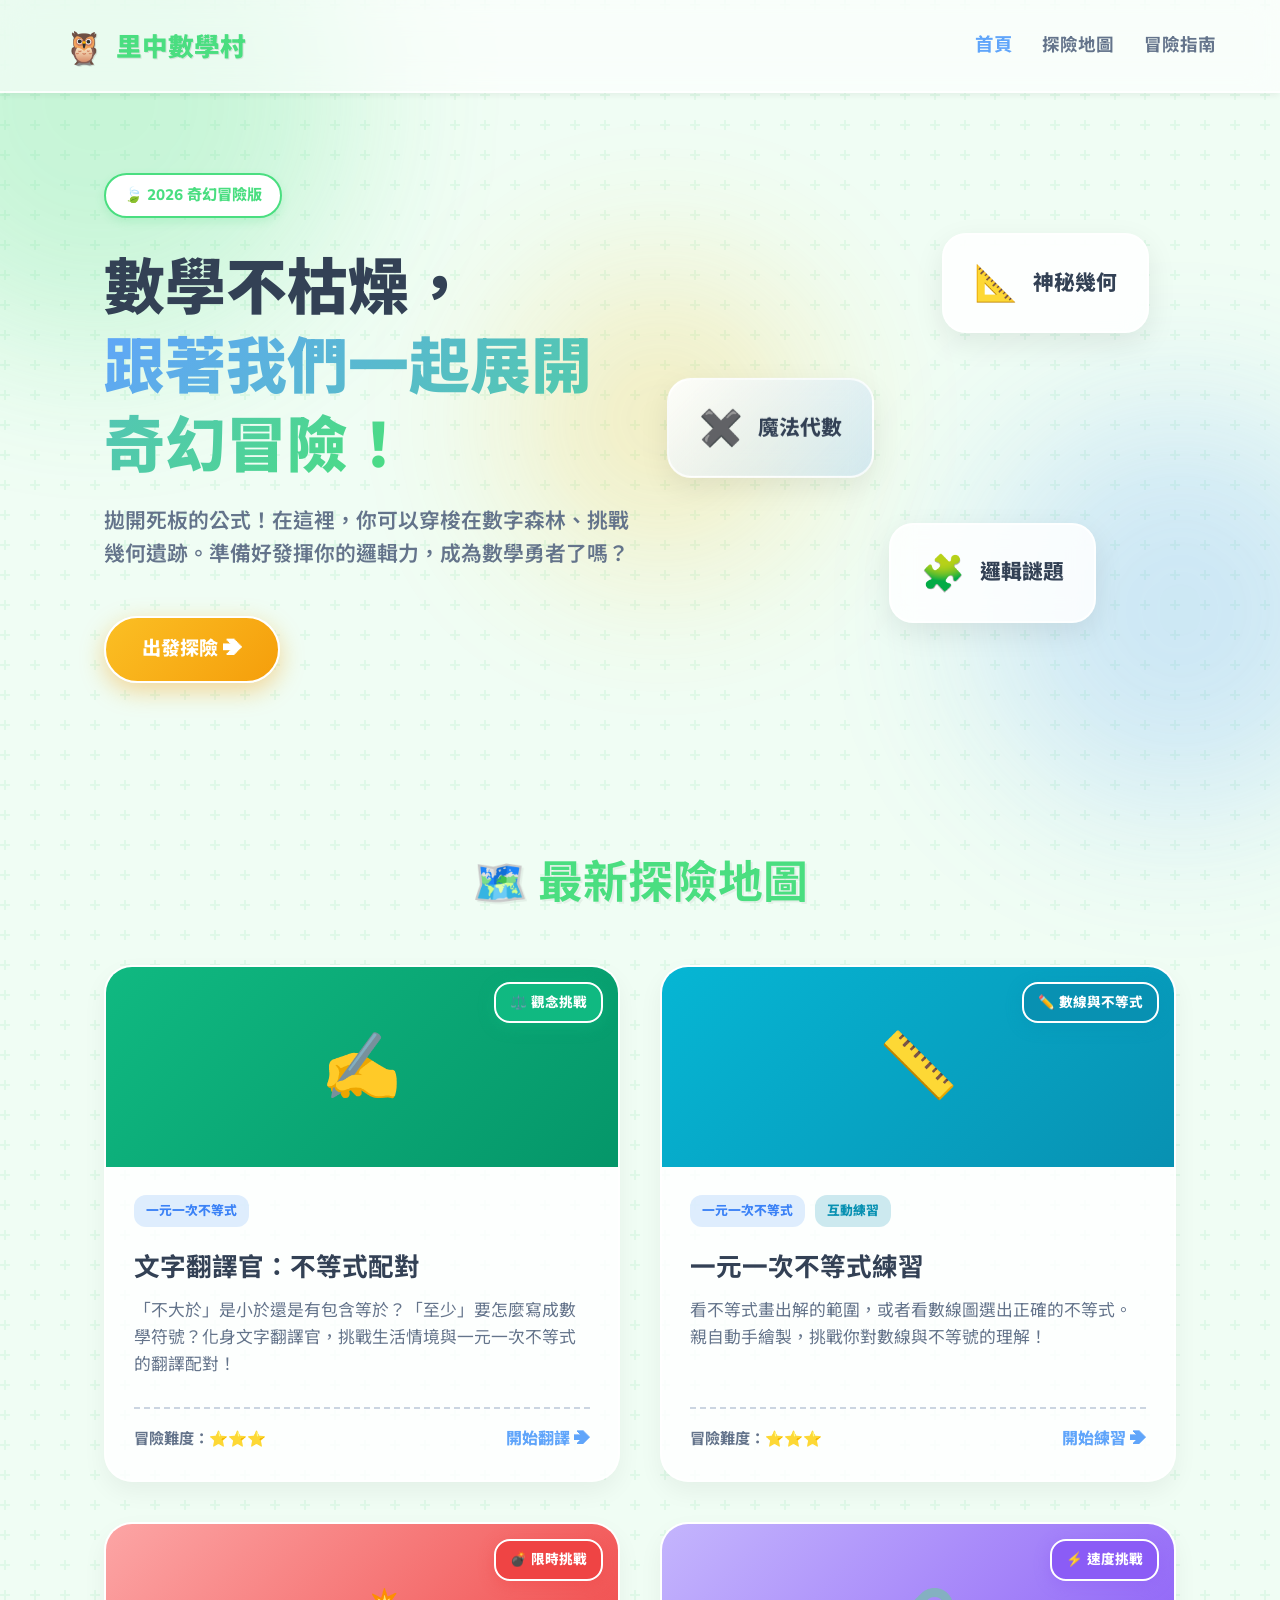
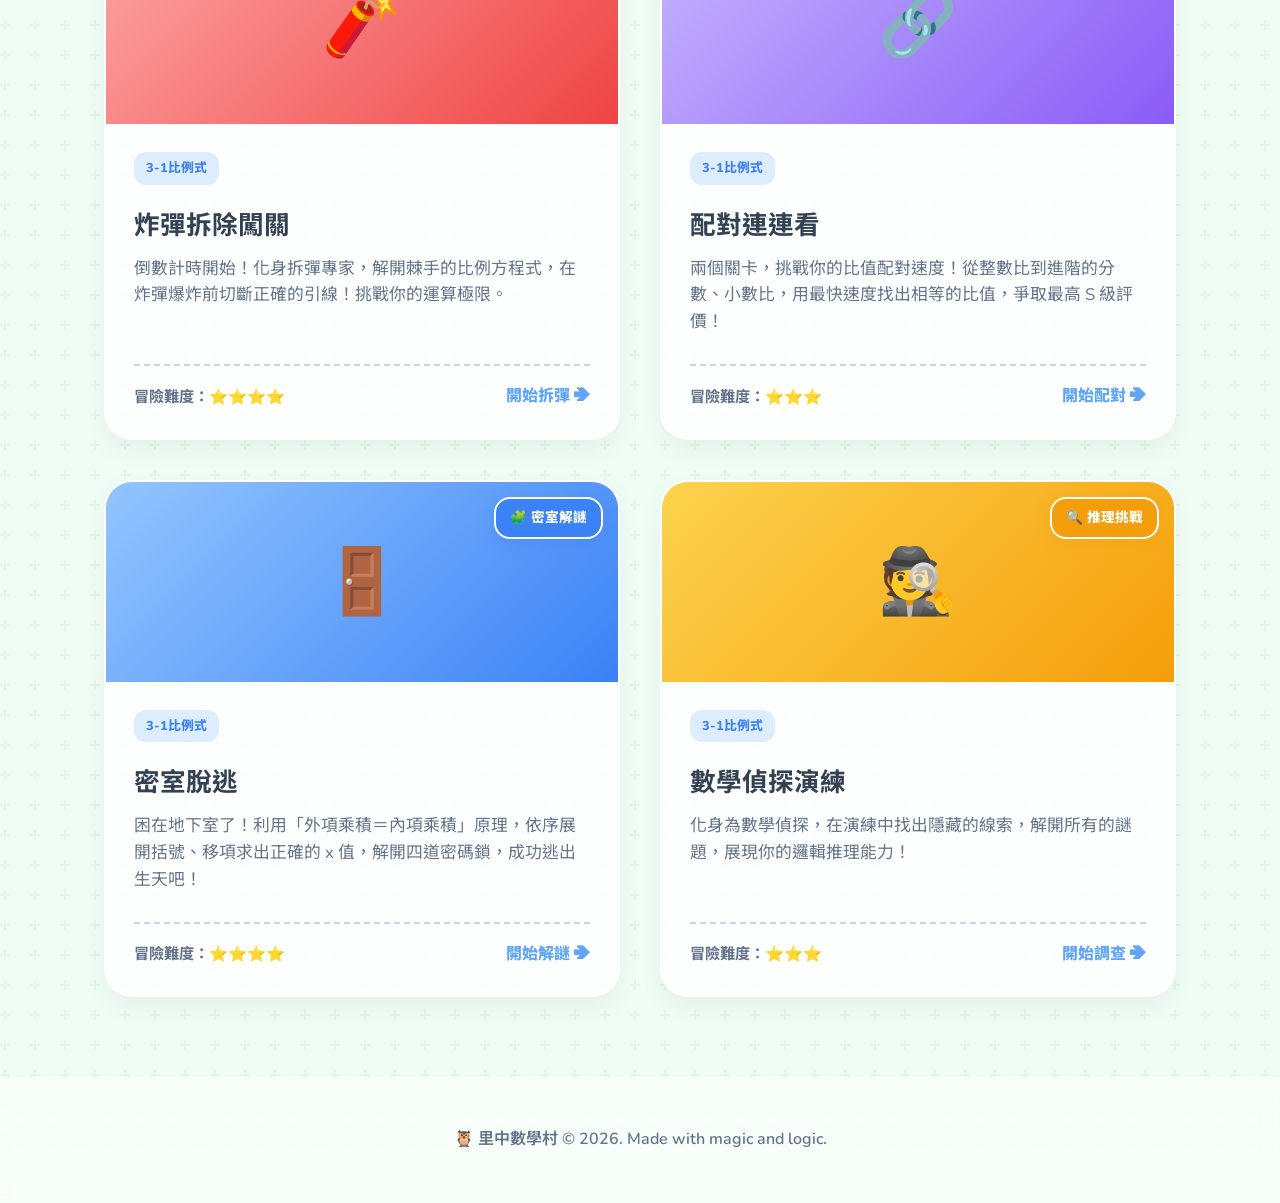
<file: index.html>
<!DOCTYPE html>
<html lang="zh-TW">
<head>
    <meta charset="UTF-8">
    <meta name="viewport" content="width=device-width, initial-scale=1.0">
    <title>里中數學村 🌲 展開奇幻的數字冒險</title>
    <link rel="stylesheet" href="css/style.css">
</head>
<body>
    <!-- 絢麗的背景光暈 (Ghibli Nature colors) -->
    <div class="bg-orb orb-1"></div>
    <div class="bg-orb orb-2"></div>
    <div class="bg-orb orb-3"></div>

    <!-- 導覽列 -->
    <nav class="navbar">
        <div class="nav-logo">
            <span class="logo-icon">🦉</span> <span class="logo-text">里中數學村</span>
        </div>
        <ul class="nav-links">
            <li><a href="#" class="active">首頁</a></li>
            <li><a href="#lessons">探險地圖</a></li>
            <li><a href="#about">冒險指南</a></li>
        </ul>
    </nav>

    <!-- 主視覺區塊 -->
    <header class="hero-section">
        <div class="hero-content">
            <div class="badge">🍃 2026 奇幻冒險版</div>
            <h1 class="hero-title">數學不枯燥，<br><span class="text-gradient">跟著我們一起展開奇幻冒險！</span></h1>
            <p class="hero-subtitle">拋開死板的公式！在這裡，你可以穿梭在數字森林、挑戰幾何遺跡。準備好發揮你的邏輯力，成為數學勇者了嗎？</p>
            <a href="#lessons" class="cta-btn">出發探險 ➔</a>
        </div>
        <div class="hero-image">
            <div class="glass-card floating-card-1">
                <span class="card-icon">📐</span>神秘幾何
            </div>
            <div class="glass-card floating-card-2">
                <span class="card-icon">✖️</span>魔法代數
            </div>
            <div class="glass-card floating-card-3">
                <span class="card-icon">🧩</span>邏輯謎題
            </div>
        </div>
    </header>

    <!-- 課程清單區塊 -->
    <main class="main-content" id="lessons">
        <h2 class="section-title">🗺️ 最新探險地圖</h2>
        <div class="lesson-grid">
            
            <!-- 新增單元：文字翻譯官：一元一次不等式 -->
            <a href="pages/inequality_game.html" class="lesson-card featured">
                <div class="card-image" style="background: linear-gradient(135deg, #10b981 0%, #059669 100%); display: flex; align-items: center; justify-content: center; font-size: 4rem;">
                    <span class="status-badge new" style="background: #10b981; box-shadow: 0 4px 15px rgba(16, 185, 129, 0.4);">⚖️ 觀念挑戰</span>
                    ✍️
                </div>
                <div class="card-content">
                    <div class="tags">
                        <span class="tag tag-algebra">一元一次不等式</span>
                    </div>
                    <h3>文字翻譯官：不等式配對</h3>
                    <p>「不大於」是小於還是有包含等於？「至少」要怎麼寫成數學符號？化身文字翻譯官，挑戰生活情境與一元一次不等式的翻譯配對！</p>
                    <div class="card-footer">
                        <span class="difficulty">冒險難度：⭐⭐⭐</span>
                        <span class="btn-text">開始翻譯 ➔</span>
                    </div>
                </div>
            </a>

            <!-- 新增單元：一元一次不等式與數線練習 -->
            <a href="pages/inequality_numberline.html" class="lesson-card featured">
                <div class="card-image" style="background: linear-gradient(135deg, #06b6d4 0%, #0891b2 100%); display: flex; align-items: center; justify-content: center; font-size: 4rem;">
                    <span class="status-badge new" style="background: #0891b2; box-shadow: 0 4px 15px rgba(8, 145, 178, 0.4);">✏️ 數線與不等式</span>
                    📏
                </div>
                <div class="card-content">
                    <div class="tags">
                        <span class="tag tag-algebra">一元一次不等式</span>
                        <span class="tag tag-interactive" style="background: rgba(8, 145, 178, 0.2); color: #0891b2;">互動練習</span>
                    </div>
                    <h3>一元一次不等式練習</h3>
                    <p>看不等式畫出解的範圍，或者看數線圖選出正確的不等式。親自動手繪製，挑戰你對數線與不等號的理解！</p>
                    <div class="card-footer">
                        <span class="difficulty">冒險難度：⭐⭐⭐</span>
                        <span class="btn-text">開始練習 ➔</span>
                    </div>
                </div>
            </a>

            <!-- 遊戲單元：炸彈拆除闖關 -->
            <a href="pages/bomb_game.html" class="lesson-card featured">
                <div class="card-image" style="background: linear-gradient(135deg, #fca5a5 0%, #ef4444 100%); display: flex; align-items: center; justify-content: center; font-size: 4rem;">
                    <span class="status-badge new" style="background: #ef4444; box-shadow: 0 4px 15px rgba(239, 68, 68, 0.4);">💣 限時挑戰</span>
                    🧨
                </div>
                <div class="card-content">
                    <div class="tags">
                        <span class="tag tag-algebra">3-1比例式</span>
                    </div>
                    <h3>炸彈拆除闖關</h3>
                    <p>倒數計時開始！化身拆彈專家，解開棘手的比例方程式，在炸彈爆炸前切斷正確的引線！挑戰你的運算極限。</p>
                    <div class="card-footer">
                        <span class="difficulty">冒險難度：⭐⭐⭐⭐</span>
                        <span class="btn-text">開始拆彈 ➔</span>
                    </div>
                </div>
            </a>
            
            <!-- 遊戲單元：配對連連看 -->
            <a href="pages/ratio_matching_game.html" class="lesson-card featured">
                <div class="card-image" style="background: linear-gradient(135deg, #c4b5fd 0%, #8b5cf6 100%); display: flex; align-items: center; justify-content: center; font-size: 4rem;">
                    <span class="status-badge new" style="background: #8b5cf6; box-shadow: 0 4px 15px rgba(139, 92, 246, 0.4);">⚡ 速度挑戰</span>
                    🔗
                </div>
                <div class="card-content">
                    <div class="tags">
                        <span class="tag tag-algebra">3-1比例式</span>
                    </div>
                    <h3>配對連連看</h3>
                    <p>兩個關卡，挑戰你的比值配對速度！從整數比到進階的分數、小數比，用最快速度找出相等的比值，爭取最高 S 級評價！</p>
                    <div class="card-footer">
                        <span class="difficulty">冒險難度：⭐⭐⭐</span>
                        <span class="btn-text">開始配對 ➔</span>
                    </div>
                </div>
            </a>

            <!-- 遊戲單元：密室脫逃 -->
            <a href="pages/escape_room_game.html" class="lesson-card featured">
                <div class="card-image" style="background: linear-gradient(135deg, #93c5fd 0%, #3b82f6 100%); display: flex; align-items: center; justify-content: center; font-size: 4rem;">
                    <span class="status-badge new" style="background: #3b82f6; box-shadow: 0 4px 15px rgba(59, 130, 246, 0.4);">🧩 密室解謎</span>
                    🚪
                </div>
                <div class="card-content">
                    <div class="tags">
                        <span class="tag tag-algebra">3-1比例式</span>
                    </div>
                    <h3>密室脫逃</h3>
                    <p>困在地下室了！利用「外項乘積＝內項乘積」原理，依序展開括號、移項求出正確的 x 值，解開四道密碼鎖，成功逃出生天吧！</p>
                    <div class="card-footer">
                        <span class="difficulty">冒險難度：⭐⭐⭐⭐</span>
                        <span class="btn-text">開始解謎 ➔</span>
                    </div>
                </div>
            </a>

            <!-- 遊戲單元：數學偵探演練 -->
            <a href="pages/math-detective-practice.html" class="lesson-card featured">
                <div class="card-image" style="background: linear-gradient(135deg, #fcd34d 0%, #f59e0b 100%); display: flex; align-items: center; justify-content: center; font-size: 4rem;">
                    <span class="status-badge new" style="background: #f59e0b; box-shadow: 0 4px 15px rgba(245, 158, 11, 0.4);">🔍 推理挑戰</span>
                    🕵️
                </div>
                <div class="card-content">
                    <div class="tags">
                        <span class="tag tag-algebra">3-1比例式</span>
                    </div>
                    <h3>數學偵探演練</h3>
                    <p>化身為數學偵探，在演練中找出隱藏的線索，解開所有的謎題，展現你的邏輯推理能力！</p>
                    <div class="card-footer">
                        <span class="difficulty">冒險難度：⭐⭐⭐</span>
                        <span class="btn-text">開始調查 ➔</span>
                    </div>
                </div>
            </a>
        </div>
    </main>

    <footer>
        <p>🦉 里中數學村 © 2026. Made with magic and logic.</p>
    </footer>

    <script src="js/script.js"></script>
</body>
</html>
</file>
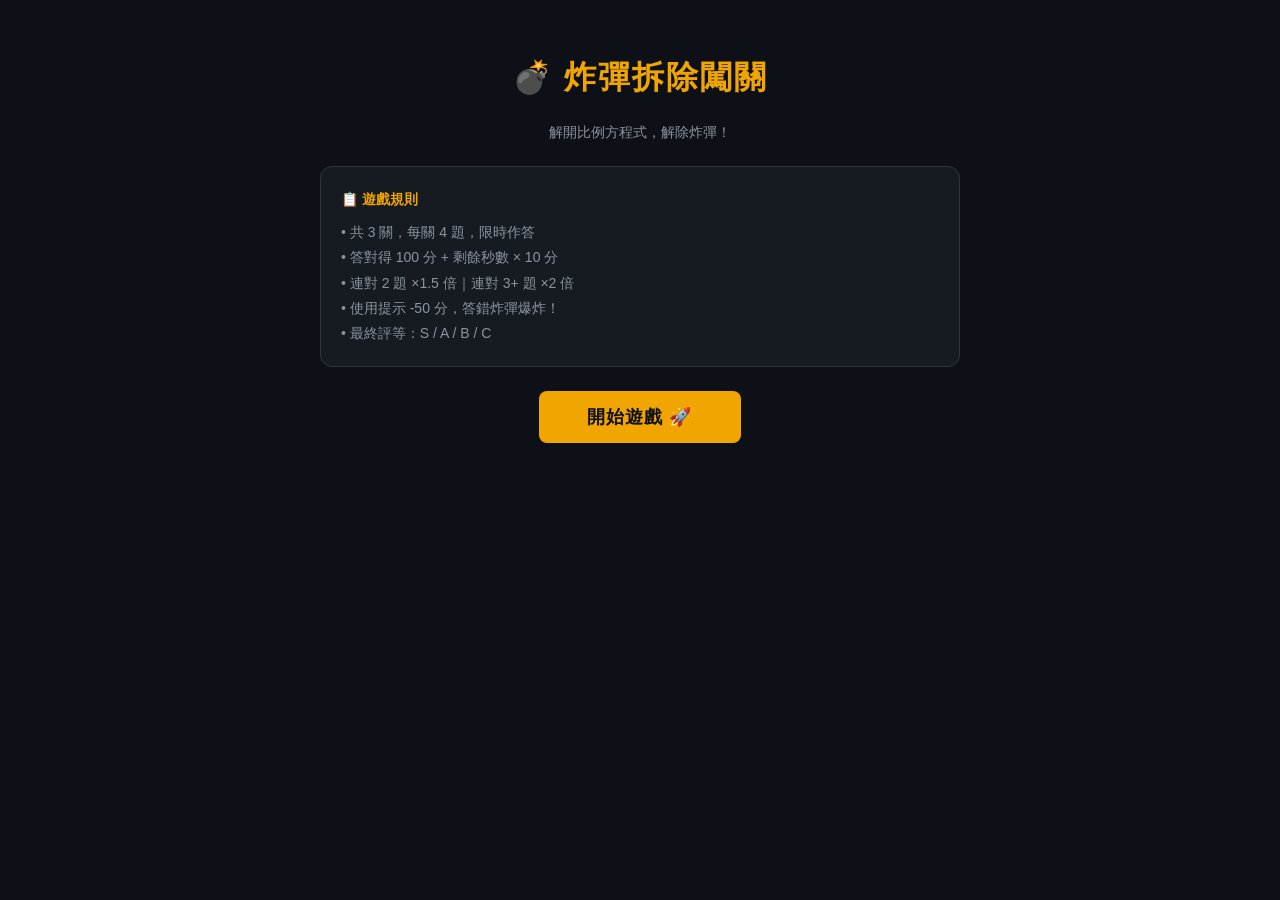
<file: pages/bomb_game.html>
<!DOCTYPE html>
<html lang="zh-TW">
<head>
<meta charset="UTF-8">
<style>
*{box-sizing:border-box;margin:0;padding:0}
body{font-family:sans-serif;background:#0d1117;color:#e6edf3;min-height:100vh;overflow-x:hidden;user-select:none}
#app{display:flex;flex-direction:column;align-items:center;min-height:100vh;padding:16px}
.screen{display:none;flex-direction:column;align-items:center;width:100%;max-width:640px}
.screen.active{display:flex}
#startScreen{gap:24px;padding-top:40px}
.game-title{font-size:32px;font-weight:700;color:#f0a500;letter-spacing:2px;text-align:center}
.game-subtitle{font-size:14px;color:#8b949e;text-align:center}
.start-btn{padding:14px 48px;font-size:18px;font-weight:700;background:#f0a500;color:#0d1117;border:none;border-radius:8px;cursor:pointer;letter-spacing:1px}
#hud{display:none;width:100%;max-width:640px;justify-content:space-between;align-items:center;padding:8px 16px;background:#161b22;border:1px solid #30363d;border-radius:8px;margin-bottom:12px}
#hud.visible{display:flex}
.hud-item{text-align:center}
.hud-label{font-size:11px;color:#8b949e;text-transform:uppercase;letter-spacing:1px}
.hud-val{font-size:20px;font-weight:700;color:#f0a500}
#levelBanner{width:100%;max-width:640px;text-align:center;padding:8px;background:#1f2937;border:1px solid #374151;border-radius:8px;margin-bottom:12px;display:none}
#levelBanner.visible{display:block}
.level-name{font-size:16px;font-weight:700;color:#60a5fa}
.level-diff{font-size:12px;color:#9ca3af;margin-top:2px}
#gameScreen{gap:16px}
.bomb-area{display:flex;flex-direction:column;align-items:center;gap:12px;padding:16px;width:100%}
#bombWrap{position:relative;display:flex;align-items:center;justify-content:center;width:160px;height:160px}
#bombSvg{width:160px;height:160px}
.q-box{width:100%;background:#161b22;border:1px solid #30363d;border-radius:12px;padding:20px;text-align:center}
.q-label{font-size:12px;color:#8b949e;margin-bottom:8px;letter-spacing:1px}
.q-text{font-size:24px;font-weight:700;color:#e6edf3}
.q-prog{font-size:12px;color:#8b949e;margin-top:6px}
.ans-row{display:flex;gap:8px;width:100%}
#ansInput{flex:1;padding:12px 16px;font-size:20px;background:#0d1117;border:2px solid #30363d;border-radius:8px;color:#e6edf3;text-align:center;transition:border-color .2s}
#ansInput:focus{outline:none;border-color:#f0a500}
#submitBtn{padding:12px 24px;font-size:16px;font-weight:700;background:#238636;color:#fff;border:none;border-radius:8px;cursor:pointer}
#hintBtn{padding:8px 16px;font-size:13px;background:#21262d;color:#8b949e;border:1px solid #30363d;border-radius:8px;cursor:pointer}
.hint-box{width:100%;background:#1c2128;border:1px solid #f0a50066;border-radius:8px;padding:12px 16px;font-size:14px;color:#f0a500;display:none}
.hint-box.show{display:block}
.sol-box{width:100%;background:#1c2128;border:1px solid #30363d;border-radius:8px;padding:14px 16px;font-size:14px;color:#c9d1d9;display:none;line-height:1.7}
.sol-box.show{display:block}
.sol-title{font-weight:700;color:#58a6ff;margin-bottom:6px}
#resultFlash{position:fixed;inset:0;display:flex;align-items:center;justify-content:center;font-size:60px;font-weight:900;pointer-events:none;opacity:0;z-index:999;transition:opacity .3s}
#summaryScreen{gap:20px;padding:20px 0}
.summary-title{font-size:26px;font-weight:700;color:#f0a500}
.summary-grid{display:grid;grid-template-columns:1fr 1fr 1fr;gap:10px;width:100%}
.s-card{background:#161b22;border:1px solid #30363d;border-radius:10px;padding:14px;text-align:center}
.s-card-label{font-size:11px;color:#8b949e;margin-bottom:4px}
.s-card-val{font-size:24px;font-weight:700;color:#f0a500}
.s-comment{font-size:18px;color:#e6edf3;text-align:center}
.s-btn-row{display:flex;gap:12px;flex-wrap:wrap;justify-content:center}
.s-btn{padding:12px 28px;font-size:15px;font-weight:700;border:none;border-radius:8px;cursor:pointer}
.s-btn.next{background:#238636;color:#fff}
.s-btn.retry{background:#21262d;color:#e6edf3;border:1px solid #30363d}
#endScreen{gap:24px;padding:40px 0;text-align:center}
.end-title{font-size:36px;font-weight:900;color:#f0a500}
.grade-badge{font-size:80px;font-weight:900;line-height:1}
.end-score{font-size:28px;font-weight:700}
.end-breakdown{background:#161b22;border:1px solid #30363d;border-radius:12px;padding:20px;width:100%;text-align:left}
.eb-row{display:flex;justify-content:space-between;padding:6px 0;border-bottom:1px solid #21262d;font-size:14px}
.eb-row:last-child{border-bottom:none;font-weight:700;font-size:16px;color:#f0a500}
#streakToast{position:fixed;top:60px;left:50%;transform:translateX(-50%);background:#f0a500;color:#0d1117;padding:8px 24px;border-radius:20px;font-weight:700;font-size:14px;opacity:0;transition:opacity .3s;pointer-events:none;z-index:998}
#comboBadge{font-size:13px;font-weight:700;padding:4px 12px;border-radius:20px;background:#f0a50022;color:#f0a500;border:1px solid #f0a50066;min-height:28px;text-align:center}
@keyframes shake{0%,100%{transform:translateX(0)}20%{transform:translateX(-12px)}40%{transform:translateX(12px)}60%{transform:translateX(-8px)}80%{transform:translateX(8px)}}
@keyframes bombShake{0%,100%{transform:rotate(0deg)}25%{transform:rotate(-6deg)}75%{transform:rotate(6deg)}}
.bomb-shaking{animation:bombShake .3s infinite}
.page-shake{animation:shake .5s}
</style>
</head>
<body>
<div id="app">

<div id="hud">
  <div class="hud-item"><div class="hud-label">分數</div><div class="hud-val" id="hudScore">0</div></div>
  <div class="hud-item"><div class="hud-label">關卡</div><div class="hud-val" id="hudLevel">1/3</div></div>
  <div class="hud-item"><div class="hud-label">連續答對</div><div class="hud-val" id="hudStreak">0</div></div>
  <div class="hud-item"><div class="hud-label">爆炸</div><div class="hud-val" id="hudExplosions">0</div></div>
</div>

<div id="levelBanner">
  <div class="level-name" id="bannerName"></div>
  <div class="level-diff" id="bannerDiff"></div>
</div>

<div id="startScreen" class="screen active">
  <div class="game-title">💣 炸彈拆除闖關</div>
  <div class="game-subtitle">解開比例方程式，解除炸彈！</div>
  <div style="background:#161b22;border:1px solid #30363d;border-radius:12px;padding:20px;width:100%;font-size:14px;color:#8b949e;line-height:1.8">
    <div style="color:#f0a500;font-weight:700;margin-bottom:8px">📋 遊戲規則</div>
    <div>• 共 3 關，每關 4 題，限時作答</div>
    <div>• 答對得 100 分 + 剩餘秒數 × 10 分</div>
    <div>• 連對 2 題 ×1.5 倍｜連對 3+ 題 ×2 倍</div>
    <div>• 使用提示 -50 分，答錯炸彈爆炸！</div>
    <div>• 最終評等：S / A / B / C</div>
  </div>
  <button class="start-btn" id="startBtn">開始遊戲 🚀</button>
</div>

<div id="gameScreen" class="screen">
  <div class="bomb-area">
    <div id="comboBadge"></div>
    <div id="bombWrap">
      <svg id="bombSvg" viewBox="0 0 160 160" xmlns="http://www.w3.org/2000/svg">
        <defs>
          <radialGradient id="bg1" cx="35%" cy="30%"><stop offset="0%" stop-color="#555"/><stop offset="100%" stop-color="#111"/></radialGradient>
          <radialGradient id="bg2" cx="35%" cy="30%"><stop offset="0%" stop-color="#aa2222"/><stop offset="100%" stop-color="#330000"/></radialGradient>
          <radialGradient id="bg3" cx="35%" cy="30%"><stop offset="0%" stop-color="#1a5c2a"/><stop offset="100%" stop-color="#0a2210"/></radialGradient>
        </defs>
        <path id="fuseWire" d="M90 42 Q110 20 120 15" stroke="#a0522d" stroke-width="4" fill="none" stroke-linecap="round"/>
        <circle id="fuseSpark" cx="120" cy="15" r="5" fill="#ffcc00"/>
        <circle id="bombBody" cx="80" cy="95" r="55" fill="url(#bg1)"/>
        <ellipse cx="62" cy="72" rx="14" ry="9" fill="rgba(255,255,255,0.12)" transform="rotate(-20,62,72)"/>
        <rect x="30" y="88" width="100" height="12" rx="4" fill="rgba(0,0,0,0.35)"/>
        <text id="bombTimerTxt" x="80" y="105" text-anchor="middle" font-size="34" font-weight="900" fill="#fff" font-family="monospace">15</text>
        <g id="defuseGroup" opacity="0">
          <circle cx="80" cy="95" r="55" fill="#1a5c2a"/>
          <text x="80" y="88" text-anchor="middle" font-size="28" fill="#4ade80">✓</text>
          <text x="80" y="115" text-anchor="middle" font-size="14" fill="#4ade80" font-weight="700">解除！</text>
        </g>
        <g id="explodeGroup" opacity="0">
          <polygon points="80,30 95,65 130,55 105,80 125,115 88,100 80,140 72,100 35,115 55,80 30,55 65,65" fill="#ff6600"/>
          <polygon points="80,50 90,72 112,66 96,82 108,105 84,93 80,120 76,93 52,105 64,82 48,66 70,72" fill="#ffcc00"/>
          <circle cx="80" cy="85" r="20" fill="#fff" opacity="0.7"/>
        </g>
      </svg>
    </div>
  </div>
  <div class="q-box">
    <div class="q-label">解方程式，找出 x 的值</div>
    <div class="q-text" id="qText">x : 5 = 12 : 15</div>
    <div class="q-prog" id="qProg">第 1 關　第 1/4 題</div>
  </div>
  <div class="ans-row">
    <input type="text" id="ansInput" placeholder="輸入答案（可輸入分數如 1/3）" autocomplete="off"/>
    <button id="submitBtn">確認</button>
  </div>
  <button id="hintBtn">💡 提示（-50分）</button>
  <div class="hint-box" id="hintBox"></div>
  <div class="sol-box" id="solBox">
    <div class="sol-title">📖 解題步驟</div>
    <div id="solContent"></div>
  </div>
</div>

<div id="summaryScreen" class="screen">
  <div class="summary-title" id="sumTitle">第 1 關結算</div>
  <div class="summary-grid">
    <div class="s-card"><div class="s-card-label">本關得分</div><div class="s-card-val" id="sumScore">0</div></div>
    <div class="s-card"><div class="s-card-label">答對題數</div><div class="s-card-val" id="sumCorrect">0/4</div></div>
    <div class="s-card"><div class="s-card-label">爆炸次數</div><div class="s-card-val" id="sumExplosions">0</div></div>
  </div>
  <div class="s-comment" id="sumComment"></div>
  <div class="s-btn-row">
    <button class="s-btn retry" id="retryBtn">🔄 重試本關</button>
    <button class="s-btn next" id="nextLevelBtn">繼續下一關 ▶</button>
  </div>
</div>

<div id="endScreen" class="screen">
  <div class="end-title">🎉 任務完成！</div>
  <div class="grade-badge" id="gradeBadge">S</div>
  <div class="end-score">總分：<span id="endScore" style="color:#f0a500">0</span></div>
  <div class="end-breakdown" id="endBreakdown"></div>
  <button class="start-btn" id="restartBtn">再玩一次 🔁</button>
</div>

</div>

<div id="resultFlash"></div>
<div id="streakToast"></div>

<script>
var POOL_L1 = [
  {q:"x : 5 = 12 : 15",  ans:[4,"4"],   hint:"外項 × 外項 = 內項 × 內項", sol:"x × 15 = 5 × 12<br>15x = 60<br>x = <b>4</b>"},
  {q:"2 : 3 = 10 : x",   ans:[15,"15"], hint:"外項 × 外項 = 內項 × 內項", sol:"2 × x = 3 × 10<br>2x = 30<br>x = <b>15</b>"},
  {q:"x : 4 = 9 : 12",   ans:[3,"3"],   hint:"外項 × 外項 = 內項 × 內項", sol:"x × 12 = 4 × 9<br>12x = 36<br>x = <b>3</b>"},
  {q:"6 : x = 2 : 5",    ans:[15,"15"], hint:"外項 × 外項 = 內項 × 內項", sol:"6 × 5 = x × 2<br>2x = 30<br>x = <b>15</b>"},
  {q:"x : 7 = 4 : 2",    ans:[14,"14"], hint:"外項 × 外項 = 內項 × 內項", sol:"x × 2 = 7 × 4<br>2x = 28<br>x = <b>14</b>"},
  {q:"3 : x = 9 : 12",   ans:[4,"4"],   hint:"外項 × 外項 = 內項 × 內項", sol:"3 × 12 = x × 9<br>36 = 9x<br>x = <b>4</b>"},
  {q:"x : 6 = 5 : 3",    ans:[10,"10"], hint:"外項 × 外項 = 內項 × 內項", sol:"x × 3 = 6 × 5<br>3x = 30<br>x = <b>10</b>"},
  {q:"8 : 4 = x : 3",    ans:[6,"6"],   hint:"外項 × 外項 = 內項 × 內項", sol:"8 × 3 = 4 × x<br>4x = 24<br>x = <b>6</b>"},
  {q:"5 : x = 15 : 9",   ans:[3,"3"],   hint:"外項 × 外項 = 內項 × 內項", sol:"5 × 9 = x × 15<br>15x = 45<br>x = <b>3</b>"},
  {q:"x : 8 = 3 : 4",    ans:[6,"6"],   hint:"外項 × 外項 = 內項 × 內項", sol:"x × 4 = 8 × 3<br>4x = 24<br>x = <b>6</b>"},
  {q:"4 : x = 2 : 7",    ans:[14,"14"], hint:"外項 × 外項 = 內項 × 內項", sol:"4 × 7 = x × 2<br>2x = 28<br>x = <b>14</b>"},
  {q:"x : 9 = 2 : 3",    ans:[6,"6"],   hint:"外項 × 外項 = 內項 × 內項", sol:"x × 3 = 9 × 2<br>3x = 18<br>x = <b>6</b>"},
  {q:"10 : 4 = x : 6",   ans:[15,"15"], hint:"外項 × 外項 = 內項 × 內項", sol:"10 × 6 = 4 × x<br>4x = 60<br>x = <b>15</b>"},
  {q:"x : 3 = 8 : 4",    ans:[6,"6"],   hint:"外項 × 外項 = 內項 × 內項", sol:"x × 4 = 3 × 8<br>4x = 24<br>x = <b>6</b>"},
  {q:"9 : x = 3 : 5",    ans:[15,"15"], hint:"外項 × 外項 = 內項 × 內項", sol:"9 × 5 = x × 3<br>3x = 45<br>x = <b>15</b>"},
  {q:"x : 10 = 6 : 12",  ans:[5,"5"],   hint:"外項 × 外項 = 內項 × 內項", sol:"x × 12 = 10 × 6<br>12x = 60<br>x = <b>5</b>"},
  {q:"7 : x = 14 : 8",   ans:[4,"4"],   hint:"外項 × 外項 = 內項 × 內項", sol:"7 × 8 = x × 14<br>14x = 56<br>x = <b>4</b>"},
  {q:"x : 5 = 6 : 2",    ans:[15,"15"], hint:"外項 × 外項 = 內項 × 內項", sol:"x × 2 = 5 × 6<br>2x = 30<br>x = <b>15</b>"},
  {q:"12 : x = 4 : 3",   ans:[9,"9"],   hint:"外項 × 外項 = 內項 × 內項", sol:"12 × 3 = x × 4<br>4x = 36<br>x = <b>9</b>"},
  {q:"x : 6 = 8 : 12",   ans:[4,"4"],   hint:"外項 × 外項 = 內項 × 內項", sol:"x × 12 = 6 × 8<br>12x = 48<br>x = <b>4</b>"},
  {q:"2 : x = 6 : 9",    ans:[3,"3"],   hint:"外項 × 外項 = 內項 × 內項", sol:"2 × 9 = x × 6<br>6x = 18<br>x = <b>3</b>"},
  {q:"x : 4 = 15 : 12",  ans:[5,"5"],   hint:"外項 × 外項 = 內項 × 內項", sol:"x × 12 = 4 × 15<br>12x = 60<br>x = <b>5</b>"},
  {q:"6 : 9 = x : 12",   ans:[8,"8"],   hint:"外項 × 外項 = 內項 × 內項", sol:"6 × 12 = 9 × x<br>9x = 72<br>x = <b>8</b>"},
  {q:"x : 2 = 9 : 6",    ans:[3,"3"],   hint:"外項 × 外項 = 內項 × 內項", sol:"x × 6 = 2 × 9<br>6x = 18<br>x = <b>3</b>"},
  {q:"5 : 3 = x : 9",    ans:[15,"15"], hint:"外項 × 外項 = 內項 × 內項", sol:"5 × 9 = 3 × x<br>3x = 45<br>x = <b>15</b>"},
  {q:"x : 7 = 6 : 3",    ans:[14,"14"], hint:"外項 × 外項 = 內項 × 內項", sol:"x × 3 = 7 × 6<br>3x = 42<br>x = <b>14</b>"},
  {q:"4 : 6 = x : 9",    ans:[6,"6"],   hint:"外項 × 外項 = 內項 × 內項", sol:"4 × 9 = 6 × x<br>6x = 36<br>x = <b>6</b>"},
  {q:"x : 3 = 20 : 12",  ans:[5,"5"],   hint:"外項 × 外項 = 內項 × 內項", sol:"x × 12 = 3 × 20<br>12x = 60<br>x = <b>5</b>"},
  {q:"8 : x = 4 : 6",    ans:[12,"12"], hint:"外項 × 外項 = 內項 × 內項", sol:"8 × 6 = x × 4<br>4x = 48<br>x = <b>12</b>"},
  {q:"x : 11 = 4 : 2",   ans:[22,"22"], hint:"外項 × 外項 = 內項 × 內項", sol:"x × 2 = 11 × 4<br>2x = 44<br>x = <b>22</b>"},
  {q:"3 : 4 = 9 : x",    ans:[12,"12"], hint:"外項 × 外項 = 內項 × 內項", sol:"3 × x = 4 × 9<br>3x = 36<br>x = <b>12</b>"},
  {q:"x : 5 = 18 : 15",  ans:[6,"6"],   hint:"外項 × 外項 = 內項 × 內項", sol:"x × 15 = 5 × 18<br>15x = 90<br>x = <b>6</b>"},
  {q:"16 : x = 8 : 3",   ans:[6,"6"],   hint:"外項 × 外項 = 內項 × 內項", sol:"16 × 3 = x × 8<br>8x = 48<br>x = <b>6</b>"},
  {q:"x : 4 = 6 : 3",    ans:[8,"8"],   hint:"外項 × 外項 = 內項 × 內項", sol:"x × 3 = 4 × 6<br>3x = 24<br>x = <b>8</b>"},
  {q:"5 : x = 10 : 8",   ans:[4,"4"],   hint:"外項 × 外項 = 內項 × 內項", sol:"5 × 8 = x × 10<br>10x = 40<br>x = <b>4</b>"},
  {q:"x : 9 = 5 : 3",    ans:[15,"15"], hint:"外項 × 外項 = 內項 × 內項", sol:"x × 3 = 9 × 5<br>3x = 45<br>x = <b>15</b>"},
  {q:"7 : 14 = x : 6",   ans:[3,"3"],   hint:"外項 × 外項 = 內項 × 內項", sol:"7 × 6 = 14 × x<br>14x = 42<br>x = <b>3</b>"},
  {q:"x : 8 = 5 : 10",   ans:[4,"4"],   hint:"外項 × 外項 = 內項 × 內項", sol:"x × 10 = 8 × 5<br>10x = 40<br>x = <b>4</b>"},
  {q:"6 : x = 18 : 9",   ans:[3,"3"],   hint:"外項 × 外項 = 內項 × 內項", sol:"6 × 9 = x × 18<br>18x = 54<br>x = <b>3</b>"},
  {q:"x : 6 = 10 : 4",   ans:[15,"15"], hint:"外項 × 外項 = 內項 × 內項", sol:"x × 4 = 6 × 10<br>4x = 60<br>x = <b>15</b>"},
  {q:"9 : 3 = x : 4",    ans:[12,"12"], hint:"外項 × 外項 = 內項 × 內項", sol:"9 × 4 = 3 × x<br>3x = 36<br>x = <b>12</b>"},
  {q:"x : 7 = 8 : 4",    ans:[14,"14"], hint:"外項 × 外項 = 內項 × 內項", sol:"x × 4 = 7 × 8<br>4x = 56<br>x = <b>14</b>"},
  {q:"2 : 5 = x : 20",   ans:[8,"8"],   hint:"外項 × 外項 = 內項 × 內項", sol:"2 × 20 = 5 × x<br>5x = 40<br>x = <b>8</b>"},
  {q:"x : 4 = 12 : 8",   ans:[6,"6"],   hint:"外項 × 外項 = 內項 × 內項", sol:"x × 8 = 4 × 12<br>8x = 48<br>x = <b>6</b>"},
  {q:"15 : x = 5 : 2",   ans:[6,"6"],   hint:"外項 × 外項 = 內項 × 內項", sol:"15 × 2 = x × 5<br>5x = 30<br>x = <b>6</b>"},
  {q:"x : 10 = 9 : 6",   ans:[15,"15"], hint:"外項 × 外項 = 內項 × 內項", sol:"x × 6 = 10 × 9<br>6x = 90<br>x = <b>15</b>"},
  {q:"4 : x = 16 : 20",  ans:[5,"5"],   hint:"外項 × 外項 = 內項 × 內項", sol:"4 × 20 = x × 16<br>16x = 80<br>x = <b>5</b>"},
  {q:"x : 3 = 16 : 6",   ans:[8,"8"],   hint:"外項 × 外項 = 內項 × 內項", sol:"x × 6 = 3 × 16<br>6x = 48<br>x = <b>8</b>"},
  {q:"10 : x = 5 : 3",   ans:[6,"6"],   hint:"外項 × 外項 = 內項 × 內項", sol:"10 × 3 = x × 5<br>5x = 30<br>x = <b>6</b>"},
  {q:"x : 12 = 2 : 3",   ans:[8,"8"],   hint:"外項 × 外項 = 內項 × 內項", sol:"x × 3 = 12 × 2<br>3x = 24<br>x = <b>8</b>"}
];

var POOL_L2 = [
  {q:"1.2 : 3x = 6 : 5",  ans:["1/3",1/3,0.333,"0.33","0.333"], hint:"外項 × 外項 = 內項 × 內項", sol:"1.2 × 5 = 3x × 6<br>6 = 18x<br>x = <b>1/3</b>"},
  {q:"3 : 5 = 5 : x",     ans:["25/3",25/3,8.33,"8.333"],        hint:"外項 × 外項 = 內項 × 內項", sol:"3x = 25<br>x = <b>25/3</b>"},
  {q:"7 : 5 = 3 : x",     ans:["15/7",15/7,2.143,"2.14"],        hint:"外項 × 外項 = 內項 × 內項", sol:"7x = 15<br>x = <b>15/7</b>"},
  {q:"(8/3) : x = 2 : 15",ans:[20,"20"],                          hint:"外項 × 外項 = 內項 × 內項", sol:"(8/3)×15 = 2x<br>40 = 2x<br>x = <b>20</b>"},
  {q:"0.5 : x = 3 : 7",   ans:["7/6",7/6,1.167,"1.17","1.166"], hint:"外項 × 外項 = 內項 × 內項", sol:"0.5×7 = 3x<br>3x = 3.5<br>x = <b>7/6</b>"},
  {q:"2 : 3 = x : 5",     ans:["10/3",10/3,3.333,"3.33"],        hint:"外項 × 外項 = 內項 × 內項", sol:"2×5 = 3x<br>3x = 10<br>x = <b>10/3</b>"},
  {q:"x : 4 = 3 : 7",     ans:["12/7",12/7,1.714,"1.71"],        hint:"外項 × 外項 = 內項 × 內項", sol:"7x = 12<br>x = <b>12/7</b>"},
  {q:"5 : x = 8 : 3",     ans:["15/8",15/8,1.875,"1.88"],        hint:"外項 × 外項 = 內項 × 內項", sol:"5×3 = 8x<br>8x = 15<br>x = <b>15/8</b>"},
  {q:"0.6 : x = 4 : 5",   ans:[0.75,"0.75","3/4"],               hint:"外項 × 外項 = 內項 × 內項", sol:"0.6×5 = 4x<br>4x = 3<br>x = <b>0.75</b>"},
  {q:"x : 6 = 5 : 8",     ans:["15/4",15/4,3.75,"3.75"],         hint:"外項 × 外項 = 內項 × 內項", sol:"8x = 30<br>x = <b>15/4</b>"},
  {q:"1.5 : x = 9 : 4",   ans:["2/3",2/3,0.667,"0.67"],          hint:"外項 × 外項 = 內項 × 內項", sol:"1.5×4 = 9x<br>6 = 9x<br>x = <b>2/3</b>"},
  {q:"4 : 7 = x : 3",     ans:["12/7",12/7,1.714,"1.71"],        hint:"外項 × 外項 = 內項 × 內項", sol:"4×3 = 7x<br>7x = 12<br>x = <b>12/7</b>"},
  {q:"x : 5 = 2 : 6",     ans:["5/3",5/3,1.667,"1.67"],          hint:"外項 × 外項 = 內項 × 內項", sol:"6x = 10<br>x = <b>5/3</b>"},
  {q:"9 : x = 6 : 5",     ans:[7.5,"7.5","15/2"],                hint:"外項 × 外項 = 內項 × 內項", sol:"9×5 = 6x<br>6x = 45<br>x = <b>7.5</b>"},
  {q:"x : 3 = 4 : 9",     ans:["4/3",4/3,1.333,"1.33"],          hint:"外項 × 外項 = 內項 × 內項", sol:"9x = 12<br>x = <b>4/3</b>"},
  {q:"2.4 : x = 6 : 5",   ans:[2,"2"],                            hint:"外項 × 外項 = 內項 × 內項", sol:"2.4×5 = 6x<br>12 = 6x<br>x = <b>2</b>"},
  {q:"x : 8 = 3 : 5",     ans:["24/5",24/5,4.8,"4.8"],           hint:"外項 × 外項 = 內項 × 內項", sol:"5x = 24<br>x = <b>24/5</b>"},
  {q:"7 : 3 = x : 6",     ans:[14,"14"],                          hint:"外項 × 外項 = 內項 × 內項", sol:"7×6 = 3x<br>3x = 42<br>x = <b>14</b>"},
  {q:"x : 4 = 7 : 6",     ans:["14/3",14/3,4.667,"4.67"],        hint:"外項 × 外項 = 內項 × 內項", sol:"6x = 28<br>x = <b>14/3</b>"},
  {q:"1.8 : x = 3 : 5",   ans:[3,"3"],                            hint:"外項 × 外項 = 內項 × 內項", sol:"1.8×5 = 3x<br>9 = 3x<br>x = <b>3</b>"}
];

function shuffle(arr) {
  var a = arr.slice();
  for (var i = a.length - 1; i > 0; i--) {
    var j = Math.floor(Math.random() * (i + 1));
    var t = a[i]; a[i] = a[j]; a[j] = t;
  }
  return a;
}

var LEVELS = [
  {name:"第一關：基本型", diff:"整數答案，隨機 10 題", time:15, pool: POOL_L1, pick: 10},
  {name:"第二關：進階型", diff:"含小數、分數，隨機 5 題", time:20, pool: POOL_L2, pick: 5}
];

var state = {};
var timerInterval = null;

function showScreen(id) {
  document.querySelectorAll('.screen').forEach(function(s){ s.classList.remove('active'); });
  document.getElementById(id).classList.add('active');
}

function startGame() {
  state = {
    level: 0, qIdx: 0, totalScore: 0,
    streak: 0, explosions: 0,
    levelScores: [0,0,0],
    levelExplosionsArr: [0,0,0],
    levelScore: 0, levelExplosions: 0, levelCorrect: 0,
    hintUsed: false, answering: false, timeLeft: 0
  };
  document.getElementById('hud').classList.add('visible');
  startLevel();
}

function startLevel() {
  state.qIdx = 0;
  state.levelScore = 0;
  state.levelExplosions = 0;
  state.levelCorrect = 0;
  var lvl = LEVELS[state.level];
  lvl.questions = shuffle(lvl.pool).slice(0, lvl.pick);
  state.questions = lvl.questions;
  document.getElementById('bannerName').textContent = lvl.name;
  document.getElementById('bannerDiff').textContent = lvl.diff;
  document.getElementById('levelBanner').classList.add('visible');
  updateHUD();
  showScreen('gameScreen');
  startQuestion();
}

function startQuestion() {
  var lvl = LEVELS[state.level];
  var q = state.questions[state.qIdx];
  state.hintUsed = false;
  state.timeLeft = lvl.time;
  state.answering = true;

  document.getElementById('qText').textContent = q.q;
  var qTotal = state.questions.length;
  document.getElementById('qProg').textContent = '第 ' + (state.level+1) + ' 關　第 ' + (state.qIdx+1) + '/' + qTotal + ' 題';
  document.getElementById('ansInput').value = '';
  document.getElementById('ansInput').disabled = false;
  document.getElementById('submitBtn').disabled = false;
  document.getElementById('hintBtn').disabled = false;
  document.getElementById('hintBtn').style.display = 'block';
  document.getElementById('hintBox').classList.remove('show');
  document.getElementById('solBox').classList.remove('show');
  document.getElementById('ansInput').focus();

  resetBomb();
  updateComboBadge();
  document.getElementById('bombTimerTxt').textContent = state.timeLeft;

  clearInterval(timerInterval);
  timerInterval = setInterval(function() {
    if (!state.answering) return;
    state.timeLeft--;
    document.getElementById('bombTimerTxt').textContent = state.timeLeft;
    if (state.timeLeft <= 5) {
      document.getElementById('bombSvg').classList.add('bomb-shaking');
      document.getElementById('bombBody').setAttribute('fill','url(#bg2)');
      document.getElementById('bombTimerTxt').setAttribute('fill','#ff4444');
    }
    if (state.timeLeft <= 0) {
      clearInterval(timerInterval);
      state.answering = false;
      doExplosion();
      setTimeout(function(){ showSolution(); }, 900);
    }
  }, 1000);
}

function resetBomb() {
  document.getElementById('bombSvg').classList.remove('bomb-shaking');
  document.getElementById('bombBody').setAttribute('fill','url(#bg1)');
  document.getElementById('bombTimerTxt').setAttribute('fill','#fff');
  document.getElementById('bombTimerTxt').style.display = '';
  document.getElementById('fuseWire').style.display = '';
  document.getElementById('fuseSpark').style.display = '';
  document.getElementById('defuseGroup').setAttribute('opacity','0');
  document.getElementById('explodeGroup').setAttribute('opacity','0');
}

function defuseBomb() {
  document.getElementById('bombSvg').classList.remove('bomb-shaking');
  document.getElementById('defuseGroup').setAttribute('opacity','1');
  document.getElementById('bombBody').setAttribute('fill','url(#bg3)');
  document.getElementById('bombTimerTxt').style.display = 'none';
  document.getElementById('fuseWire').style.display = 'none';
  document.getElementById('fuseSpark').style.display = 'none';
  flashResult('✅','#00cc44');
}

function doExplosion() {
  document.getElementById('bombSvg').classList.remove('bomb-shaking');
  document.getElementById('explodeGroup').setAttribute('opacity','1');
  document.getElementById('bombTimerTxt').style.display = 'none';
  document.getElementById('fuseWire').style.display = 'none';
  document.getElementById('fuseSpark').style.display = 'none';
  flashResult('💥','#ff3300');
  document.getElementById('app').classList.add('page-shake');
  document.body.style.backgroundColor = '#330000';
  setTimeout(function(){
    document.getElementById('app').classList.remove('page-shake');
    document.body.style.backgroundColor = '#0d1117';
  }, 500);
  state.streak = 0;
  state.explosions++;
  state.levelExplosions++;
  updateHUD();
}

function flashResult(emoji, color) {
  var el = document.getElementById('resultFlash');
  el.textContent = emoji;
  el.style.color = color;
  el.style.opacity = '1';
  setTimeout(function(){ el.style.opacity = '0'; }, 700);
}

function submitAnswer() {
  if (!state.answering) return;
  var raw = document.getElementById('ansInput').value.trim();
  if (!raw) return;
  var q = LEVELS[state.level].questions[state.qIdx];
  var correct = checkAnswer(raw, state.questions[state.qIdx].ans);

  state.answering = false;
  clearInterval(timerInterval);
  document.getElementById('ansInput').disabled = true;
  document.getElementById('submitBtn').disabled = true;
  document.getElementById('hintBtn').disabled = true;

  if (correct) {
    var base = 100;
    var timeBonus = state.timeLeft * 10;
    var mult = state.streak >= 3 ? 2 : state.streak === 2 ? 1.5 : 1;
    var pts = Math.round((base + timeBonus) * mult);
    if (state.hintUsed) pts = Math.max(0, pts - 50);
    state.totalScore += pts;
    state.levelScore += pts;
    state.streak++;
    state.levelCorrect++;
    updateHUD();
    defuseBomb();
    updateComboBadge();
    if (state.streak >= 2) showStreakToast();
    setTimeout(function(){ nextQuestion(); }, 1200);
  } else {
    doExplosion();
    showSolution();
  }
}

function checkAnswer(raw, answers) {
  var clean = raw.replace(/\s/g,'');
  for (var i = 0; i < answers.length; i++) {
    var a = answers[i];
    if (typeof a === 'string' && clean.toLowerCase() === a.toLowerCase()) return true;
    if (typeof a === 'number') {
      var n = parseFloat(clean);
      if (!isNaN(n) && Math.abs(n - a) < 0.01) return true;
      var fr = clean.match(/^(-?\d+)\/(-?\d+)$/);
      if (fr) {
        var v = parseInt(fr[1]) / parseInt(fr[2]);
        if (Math.abs(v - a) < 0.001) return true;
      }
    }
  }
  return false;
}

function showSolution() {
  var q = state.questions[state.qIdx];
  document.getElementById('solContent').innerHTML = q.sol;
  document.getElementById('solBox').classList.add('show');
  document.getElementById('hintBtn').style.display = 'none';
  setTimeout(function(){ nextQuestion(); }, 2800);
}

function showHint() {
  if (state.hintUsed) return;
  state.hintUsed = true;
  document.getElementById('hintBtn').disabled = true;
  var q = state.questions[state.qIdx];
  document.getElementById('hintBox').textContent = '提示：' + q.hint;
  document.getElementById('hintBox').classList.add('show');
}

function nextQuestion() {
  state.qIdx++;
  var qTotal = LEVELS[state.level].questions.length;
  if (state.qIdx >= qTotal) {
    endLevel();
  } else {
    startQuestion();
  }
}

function endLevel() {
  clearInterval(timerInterval);
  state.levelScores[state.level] = state.levelScore;
  state.levelExplosionsArr[state.level] = state.levelExplosions;

  document.getElementById('sumTitle').textContent = '第 ' + (state.level+1) + ' 關結算';
  document.getElementById('sumScore').textContent = state.levelScore;
  document.getElementById('sumCorrect').textContent = state.levelCorrect + '/' + state.questions.length;
  document.getElementById('sumExplosions').textContent = state.levelExplosions;
  document.getElementById('sumComment').textContent =
    (state.levelCorrect === state.questions.length && state.levelExplosions === 0) ? '完美拆彈！🎉' : '繼續練習！💪';

  var nextBtn = document.getElementById('nextLevelBtn');
  if (state.level >= 1) {
    nextBtn.textContent = '查看最終結果 🏆';
    nextBtn.onclick = showEndScreen;
  } else {
    nextBtn.textContent = '繼續下一關 ▶';
    nextBtn.onclick = nextLevel;
  }
  showScreen('summaryScreen');
}

function nextLevel() {
  state.level++;
  startLevel();
}

function retryLevel() {
  state.totalScore -= state.levelScore;
  state.explosions -= state.levelExplosions;
  state.streak = 0;
  updateHUD();
  startLevel();
}

function showEndScreen() {
  showScreen('endScreen');
  document.getElementById('levelBanner').classList.remove('visible');
  document.getElementById('hud').classList.remove('visible');
  var total = state.totalScore;
  var grade, gColor;
  if (total >= 2400) { grade = 'S'; gColor = '#f0a500'; }
  else if (total >= 1800) { grade = 'A'; gColor = '#4ade80'; }
  else if (total >= 1200) { grade = 'B'; gColor = '#60a5fa'; }
  else { grade = 'C'; gColor = '#f87171'; }
  document.getElementById('gradeBadge').textContent = grade;
  document.getElementById('gradeBadge').style.color = gColor;
  document.getElementById('endScore').textContent = total;
  var html = '';
  LEVELS.forEach(function(l, i) {
    html += '<div class="eb-row"><span>' + l.name + '</span><span>' + (state.levelScores[i]||0) + ' 分</span></div>';
  });
  html += '<div class="eb-row"><span>總分</span><span>' + total + ' 分</span></div>';
  document.getElementById('endBreakdown').innerHTML = html;
}

function resetGame() {
  document.getElementById('levelBanner').classList.remove('visible');
  document.getElementById('hud').classList.remove('visible');
  showScreen('startScreen');
}

function updateHUD() {
  document.getElementById('hudScore').textContent = state.totalScore || 0;
  document.getElementById('hudLevel').textContent = (state.level+1) + '/3';
  document.getElementById('hudStreak').textContent = state.streak || 0;
  document.getElementById('hudExplosions').textContent = state.explosions || 0;
}

function updateComboBadge() {
  var el = document.getElementById('comboBadge');
  if (state.streak >= 3) el.textContent = '🔥 連對 ' + state.streak + ' 題！× 2 倍得分';
  else if (state.streak === 2) el.textContent = '⚡ 連對 2 題！× 1.5 倍得分';
  else el.textContent = '';
}

function showStreakToast() {
  var t = document.getElementById('streakToast');
  t.textContent = state.streak >= 3 ? '🔥 連對 ' + state.streak + ' 題！×2 倍！' : '⚡ 連對！×1.5 倍！';
  t.style.opacity = '1';
  setTimeout(function(){ t.style.opacity = '0'; }, 1500);
}

document.getElementById('startBtn').addEventListener('click', startGame);
document.getElementById('submitBtn').addEventListener('click', submitAnswer);
document.getElementById('hintBtn').addEventListener('click', showHint);
document.getElementById('retryBtn').addEventListener('click', retryLevel);
document.getElementById('ansInput').addEventListener('keydown', function(e){ if(e.key==='Enter') submitAnswer(); });
</script>
</body>
</html>
</file>
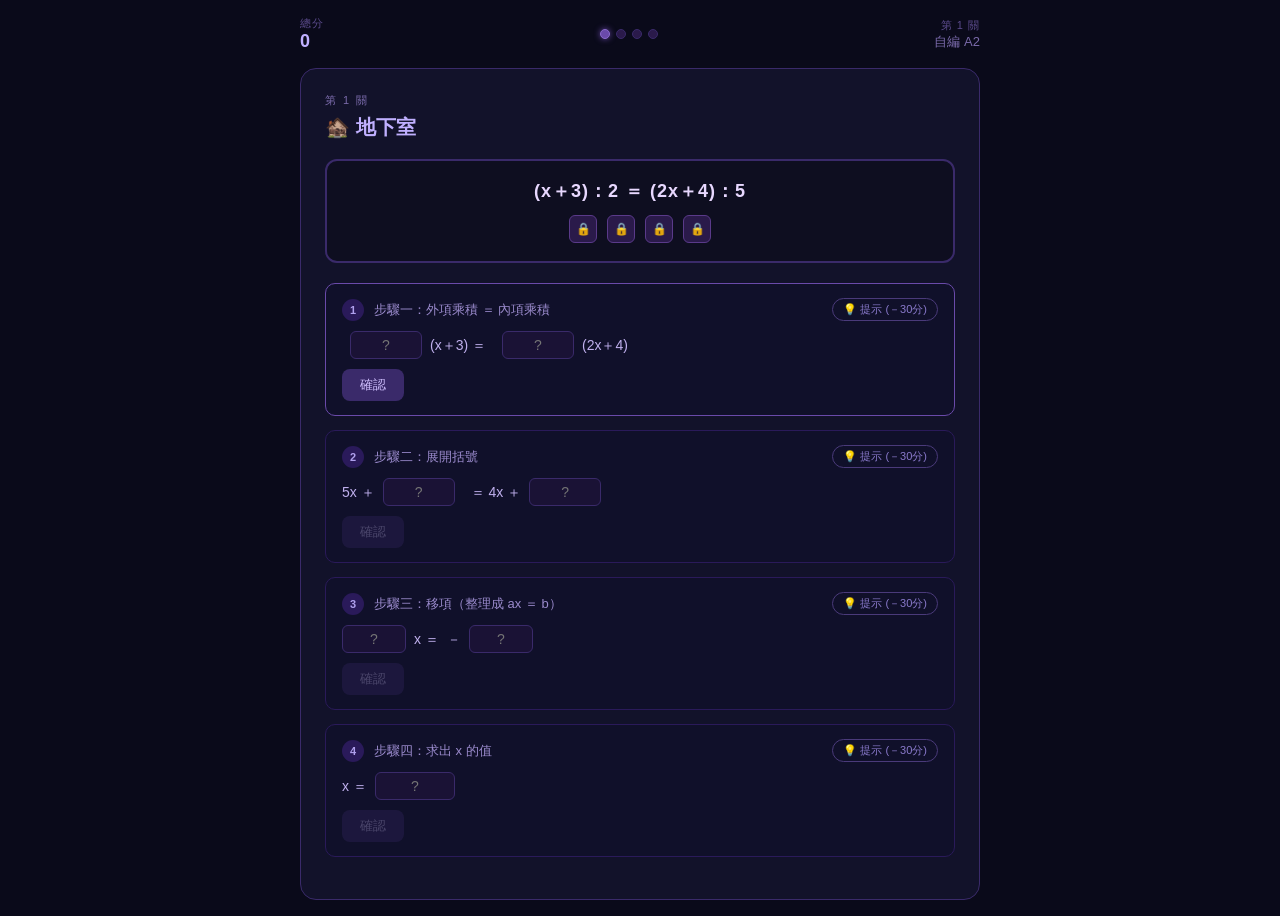
<file: pages/escape_room_game.html>
<!DOCTYPE html>
<html lang="zh-TW">
<head>
<meta charset="UTF-8">
<meta name="viewport" content="width=device-width, initial-scale=1.0">
<title>密室脫逃 — 比例式解謎</title>
<style>
*{box-sizing:border-box;margin:0;padding:0}
body{font-family:'Noto Sans TC',sans-serif;background:#0a0a1a;color:#e0e0ff;min-height:100vh;display:flex;flex-direction:column;align-items:center;justify-content:center;padding:16px}
h2.sr-only{position:absolute;width:1px;height:1px;overflow:hidden;clip:rect(0,0,0,0)}
#game{width:100%;max-width:680px}
.room{background:#12122a;border:1.5px solid #3a2a6a;border-radius:16px;padding:24px;position:relative}
.room-label{font-size:11px;letter-spacing:2px;color:#7a6aaa;text-transform:uppercase;margin-bottom:6px}
.room-title{font-size:20px;font-weight:600;color:#c0b0ff;margin-bottom:18px}
.door{background:#0e0e20;border:2px solid #3a2a6a;border-radius:12px;padding:18px;margin-bottom:20px;text-align:center;position:relative;transition:all 0.3s}
.door.shake{animation:shake 0.4s ease}
.door.open{border-color:#2a6a3a;background:#0e201a}
@keyframes shake{0%,100%{transform:translateX(0)}20%,60%{transform:translateX(-6px)}40%,80%{transform:translateX(6px)}}
.equation{font-size:18px;font-weight:600;color:#e8d8ff;margin-bottom:12px;letter-spacing:1px}
.locks{display:flex;gap:10px;justify-content:center;margin-top:8px}
.lock{width:28px;height:28px;background:#2a1a4a;border:1.5px solid #5a3a8a;border-radius:6px;display:flex;align-items:center;justify-content:center;font-size:14px;transition:all 0.4s}
.lock.unlocked{background:#1a3a2a;border-color:#3a8a5a;transform:scale(1.15)}
.lock.unlocked::after{content:'✓';color:#5aff8a;font-size:13px}
.lock:not(.unlocked)::after{content:'🔒';font-size:12px}
.steps{display:flex;flex-direction:column;gap:14px;margin-bottom:18px}
.step{background:#10102a;border:1px solid #2a1a5a;border-radius:10px;padding:14px 16px;transition:border-color 0.3s}
.step.active{border-color:#6a4aaa}
.step.correct{border-color:#2a6a4a;background:#0e1e18}
.step-header{display:flex;align-items:center;gap:10px;margin-bottom:10px}
.step-num{width:22px;height:22px;border-radius:50%;background:#2a1a5a;display:flex;align-items:center;justify-content:center;font-size:11px;font-weight:600;color:#b0a0ee;flex-shrink:0}
.step-title{font-size:13px;color:#9a8acc;font-weight:500}
.step-hint-btn{margin-left:auto;font-size:11px;padding:3px 10px;background:transparent;border:1px solid #4a3a7a;color:#8a7acc;border-radius:20px;cursor:pointer;transition:all 0.2s}
.step-hint-btn:hover{background:#2a1a5a;color:#c0b0ff}
.step-hint-btn:disabled{opacity:0.3;cursor:default}
.hint-box{background:#1a1240;border:1px solid #4a3a7a;border-radius:8px;padding:10px 12px;font-size:12px;color:#b0a0dd;margin-bottom:10px;display:none}
.hint-box.visible{display:block}
.input-row{display:flex;align-items:center;gap:8px;flex-wrap:wrap;font-size:14px;color:#c0b0ee;line-height:2}
.step-input{background:#1a1235;border:1px solid #3a2a6a;border-radius:6px;padding:5px 8px;color:#e0d8ff;font-size:14px;width:72px;text-align:center;outline:none;transition:border-color 0.2s}
.step-input:focus{border-color:#7a5acc}
.step-input.correct-input{border-color:#3a8a5a;background:#0e1e18;color:#5aff8a}
.step-input.wrong-input{border-color:#8a3a3a;background:#200e0e;animation:shake 0.3s}
.step-input:disabled{opacity:0.6;cursor:default}
.check-btn{padding:7px 18px;background:#3a2a6a;border:none;border-radius:8px;color:#d0c0ff;font-size:13px;cursor:pointer;transition:all 0.2s;font-family:inherit}
.check-btn:hover{background:#4a3a8a;transform:scale(1.02)}
.check-btn:disabled{opacity:0.3;cursor:default}
.score-bar{display:flex;align-items:center;justify-content:space-between;margin-bottom:16px;font-size:13px;color:#8a7aaa}
.score-val{font-size:18px;font-weight:600;color:#c0b0ff}
.progress{display:flex;gap:6px}
.prog-dot{width:10px;height:10px;border-radius:50%;background:#2a1a4a;border:1px solid #3a2a6a;transition:all 0.4s}
.prog-dot.done{background:#4a8a6a;border-color:#5aaa8a}
.prog-dot.current{background:#6a4aaa;border-color:#8a6acc;box-shadow:0 0 6px #6a4aaa}
.result-panel{display:none;background:#10102a;border:1.5px solid #3a2a6a;border-radius:12px;padding:20px;margin-top:16px;text-align:center}
.result-panel.visible{display:block}
.solution{background:#0e0e20;border:1px solid #2a1a5a;border-radius:8px;padding:12px 16px;margin:12px 0;font-size:13px;color:#b0a0dd;text-align:left;line-height:2.2}
.sol-step{color:#7a6acc;font-weight:500}
.action-row{display:flex;gap:12px;justify-content:center;margin-top:16px;flex-wrap:wrap}
.btn-main{padding:10px 24px;background:#4a3a8a;border:none;border-radius:10px;color:#e0d8ff;font-size:14px;cursor:pointer;font-family:inherit;transition:all 0.2s}
.btn-main:hover{background:#5a4a9a;transform:scale(1.02)}
.btn-sec{padding:10px 24px;background:transparent;border:1.5px solid #3a2a6a;border-radius:10px;color:#9a8acc;font-size:14px;cursor:pointer;font-family:inherit;transition:all 0.2s}
.btn-sec:hover{border-color:#5a4a9a;color:#c0b0ff}
.final-screen{display:none;text-align:center;padding:32px 16px}
.final-screen.visible{display:block}
.grade{font-size:80px;font-weight:700;color:#c0b0ff;margin:16px 0}
.final-msg{font-size:16px;color:#9a8acc;margin-bottom:20px}
.total-score{font-size:28px;color:#e0d8ff;margin-bottom:6px}
.stars{font-size:32px;margin:8px 0}
.error-badge{font-size:11px;color:#ff7a7a;margin-left:6px}
@keyframes fadeIn{from{opacity:0;transform:translateY(10px)}to{opacity:1;transform:translateY(0)}}
.fade-in{animation:fadeIn 0.4s ease}
.tag{font-size:11px;padding:2px 8px;border-radius:20px;background:#2a1a5a;color:#9a8acc;margin-left:8px;vertical-align:middle}
</style>
</head>
<body>
<h2 class="sr-only">密室脫逃：比例式解謎遊戲，共四關，每關四步驟（含最終求解）隨機抽題</h2>
<div id="game">
  <div id="main-game">
    <div class="score-bar">
      <div>
        <div style="font-size:11px;letter-spacing:1px;color:#5a4a8a;text-transform:uppercase">總分</div>
        <div class="score-val" id="total-score">0</div>
      </div>
      <div class="progress" id="progress-dots"></div>
      <div style="text-align:right">
        <div style="font-size:11px;letter-spacing:1px;color:#5a4a8a;text-transform:uppercase">第 <span id="level-num">1</span> 關</div>
        <div style="font-size:13px;color:#7a6aaa" id="level-source"></div>
      </div>
    </div>
    <div class="room" id="room-card">
      <div class="room-label" id="room-label"></div>
      <div class="room-title" id="room-title"></div>
      <div class="door" id="door">
        <div class="equation" id="eq-display"></div>
        <div class="locks" id="locks-display"></div>
      </div>
      <div class="steps" id="steps-area"></div>
      <div class="result-panel" id="result-panel"></div>
    </div>
  </div>
  <div class="final-screen" id="final-screen">
    <div style="font-size:11px;letter-spacing:2px;color:#5a4a8a;text-transform:uppercase;margin-bottom:8px">密室脫逃完成</div>
    <div class="stars" id="stars"></div>
    <div class="grade" id="final-grade"></div>
    <div class="total-score" id="final-total"></div>
    <div class="final-msg" id="final-msg"></div>
    <div style="font-size:13px;color:#5a4a8a;margin-top:12px" id="used-qs"></div>
    <button class="btn-main" onclick="restartGame()" style="margin-top:16px">再挑戰一次（換新題目）</button>
  </div>
</div>
<script>
// ── 20 題題庫 ──────────────────────────────────────────────
// 每題格式：eq顯示文字、s1~s3展開結果（外積=內積、展開括號、移項）、答案x、出處
// s1: [左係數, 左括號文字, 右係數, 右括號文字]
// s2: [左x係數, 左常數含符號, 右x係數, 右常數含符號]  (字串)
// s3: [2x係數, 常數] → ax=b → x
const BANK = [
  // 括號含加法
  {eq:"(x＋1)：4 ＝ (3x＋6)：14", src:"課本 p.96 例2(2)",
   s1:{l:"14",lp:"x＋1",r:"4",rp:"3x＋6"},
   s2:{lx:"14",lc:"＋14",rx:"12",rc:"＋24"},
   s3:{lx:"2",rc:"10"}, x:5},
  {eq:"(x＋2)：3 ＝ (x＋5)：6", src:"自編 A1",
   s1:{l:"6",lp:"x＋2",r:"3",rp:"x＋5"},
   s2:{lx:"6",lc:"＋12",rx:"3",rc:"＋15"},
   s3:{lx:"3",rc:"3"}, x:1},
  {eq:"(x＋3)：2 ＝ (2x＋4)：5", src:"自編 A2",
   s1:{l:"5",lp:"x＋3",r:"2",rp:"2x＋4"},
   s2:{lx:"5",lc:"＋15",rx:"4",rc:"＋8"},
   s3:{lx:"1",rc:"－7"}, x:-7},
  {eq:"(2x＋1)：5 ＝ (3x＋2)：7", src:"自編 A3",
   s1:{l:"7",lp:"2x＋1",r:"5",rp:"3x＋2"},
   s2:{lx:"14",lc:"＋7",rx:"15",rc:"＋10"},
   s3:{lx:"1",rc:"3"}, x:3},
  {eq:"(x＋4)：3 ＝ (2x＋5)：4", src:"自編 A4",
   s1:{l:"4",lp:"x＋4",r:"3",rp:"2x＋5"},
   s2:{lx:"4",lc:"＋16",rx:"6",rc:"＋15"},
   s3:{lx:"2",rc:"－1"}, x:-0.5},
  // 括號含減法
  {eq:"(x－2)：3 ＝ (x＋4)：5", src:"習作 p.29 第4題(3)",
   s1:{l:"5",lp:"x－2",r:"3",rp:"x＋4"},
   s2:{lx:"5",lc:"－10",rx:"3",rc:"＋12"},
   s3:{lx:"2",rc:"22"}, x:11},
  {eq:"(x－1)：4 ＝ (x＋3)：6", src:"自編 B1",
   s1:{l:"6",lp:"x－1",r:"4",rp:"x＋3"},
   s2:{lx:"6",lc:"－6",rx:"4",rc:"＋12"},
   s3:{lx:"2",rc:"18"}, x:9},
  {eq:"(x－3)：2 ＝ (x＋1)：4", src:"自編 B2",
   s1:{l:"4",lp:"x－3",r:"2",rp:"x＋1"},
   s2:{lx:"4",lc:"－12",rx:"2",rc:"＋2"},
   s3:{lx:"2",rc:"14"}, x:7},
  {eq:"(2x－1)：3 ＝ (x＋2)：2", src:"自編 B3",
   s1:{l:"2",lp:"2x－1",r:"3",rp:"x＋2"},
   s2:{lx:"4",lc:"－2",rx:"3",rc:"＋6"},
   s3:{lx:"1",rc:"8"}, x:8},
  {eq:"(3x－2)：4 ＝ (2x＋1)：3", src:"自編 B4",
   s1:{l:"3",lp:"3x－2",r:"4",rp:"2x＋1"},
   s2:{lx:"9",lc:"－6",rx:"8",rc:"＋4"},
   s3:{lx:"1",rc:"10"}, x:10},
  // 含括號與係數
  {eq:"(x＋1)：(2x＋3) ＝ 4：9", src:"課本 p.88 例4(2)",
   s1:{l:"9",lp:"x＋1",r:"4",rp:"2x＋3"},
   s2:{lx:"9",lc:"＋9",rx:"8",rc:"＋12"},
   s3:{lx:"1",rc:"3"}, x:3},
  {eq:"(x＋2)：(3x＋1) ＝ 1：3", src:"自編 C1",
   s1:{l:"3",lp:"x＋2",r:"1",rp:"3x＋1"},
   s2:{lx:"3",lc:"＋6",rx:"3",rc:"＋1"},
   s3:{lx:"0",rc:"5"}, x:5, soloS3:true},
  {eq:"(2x＋1)：(x＋4) ＝ 3：2", src:"自編 C2",
   s1:{l:"2",lp:"2x＋1",r:"3",rp:"x＋4"},
   s2:{lx:"4",lc:"＋2",rx:"3",rc:"＋12"},
   s3:{lx:"1",rc:"10"}, x:10},
  {eq:"(x＋5)：(2x－1) ＝ 2：3", src:"自編 C3",
   s1:{l:"3",lp:"x＋5",r:"2",rp:"2x－1"},
   s2:{lx:"3",lc:"＋15",rx:"4",rc:"－2"},
   s3:{lx:"1",rc:"－17"}, x:-17},
  {eq:"(3x＋1)：(x＋3) ＝ 5：2", src:"自編 C4",
   s1:{l:"2",lp:"3x＋1",r:"5",rp:"x＋3"},
   s2:{lx:"6",lc:"＋2",rx:"5",rc:"＋15"},
   s3:{lx:"1",rc:"13"}, x:13},
  // 含括號與負數
  {eq:"(2x－7)：(－6) ＝ (x＋3)：10", src:"課本 p.88 例4 隨堂練習(2)",
   s1:{l:"10",lp:"2x－7",r:"－6",rp:"x＋3"},
   s2:{lx:"20",lc:"－70",rx:"－6",rc:"－18"},
   s3:{lx:"26",rc:"52"}, x:2},
  {eq:"(x－4)：(－2) ＝ (x＋2)：6", src:"自編 D1",
   s1:{l:"6",lp:"x－4",r:"－2",rp:"x＋2"},
   s2:{lx:"6",lc:"－24",rx:"－2",rc:"－4"},
   s3:{lx:"8",rc:"20"}, x:2.5},
  {eq:"(3x＋1)：(－4) ＝ (x－2)：2", src:"自編 D2",
   s1:{l:"2",lp:"3x＋1",r:"－4",rp:"x－2"},
   s2:{lx:"6",lc:"＋2",rx:"－4",rc:"＋8"},
   s3:{lx:"10",rc:"6"}, x:0.6},
  {eq:"(2x－3)：5 ＝ (x＋1)：(－3)", src:"自編 D3",
   s1:{l:"－3",lp:"2x－3",r:"5",rp:"x＋1"},
   s2:{lx:"－6",lc:"＋9",rx:"5",rc:"＋5"},
   s3:{lx:"11",rc:"－4"}, x:-4},
  {eq:"(x＋6)：(－5) ＝ (2x－1)：(－8)", src:"自編 D4",
   s1:{l:"－8",lp:"x＋6",r:"－5",rp:"2x－1"},
   s2:{lx:"－8",lc:"－48",rx:"－10",rc:"＋5"},
   s3:{lx:"2",rc:"53"}, x:26.5},
];

const ROOMS=[
  {name:"地下室",icon:"🏚️"},
  {name:"走廊",icon:"🚪"},
  {name:"控制室",icon:"⚙️"},
  {name:"出口",icon:"🔓"}
];

// pick 4 random non-repeating questions
function pickQuestions(){
  const arr=[...BANK];
  const out=[];
  while(out.length<4){
    const idx=Math.floor(Math.random()*arr.length);
    out.push(arr.splice(idx,1)[0]);
  }
  return out;
}

// format answer for display/checking
function fmtAns(n){
  if(Number.isInteger(n)) return String(n);
  // show fraction if clean, else 1-decimal
  const s=String(n);
  if(s.includes('.')){
    const dec=s.split('.')[1];
    if(dec.length<=2) return s;
  }
  return String(n);
}

let questions=[];
let state={};

function initState(){
  questions=pickQuestions();
  state={
    lvl:0,
    scores:[0,0,0,0],
    errors:[[0,0,0,0],[0,0,0,0],[0,0,0,0],[0,0,0,0]],
    hintUsed:[[false,false,false,false],[false,false,false,false],[false,false,false,false],[false,false,false,false]],
    stepScores:[[100,100,100,100],[100,100,100,100],[100,100,100,100],[100,100,100,100]]
  };
}

let locksUnlocked=0;

// Build steps config from question
function buildSteps(q){
  const isNeg=(s)=>s&&s.startsWith('－');
  // Step 1: cross-multiply display
  const s1display=`${q.s1.l}(${q.s1.lp}) ＝ ${q.s1.r}(${q.s1.rp})`;
  // Step 2: expanded
  const lsign=q.s2.lc.startsWith('＋')?'＋':'－';
  const lnum=q.s2.lc.replace('＋','').replace('－','');
  const rsign=q.s2.rc.startsWith('＋')?'＋':'－';
  const rnum=q.s2.rc.replace('＋','').replace('－','');
  const s2display=`${q.s2.lx}x ${q.s2.lc} ＝ ${q.s2.rx}x ${q.s2.rc}`;
  // Step 3: simplified (ax=b)
  const aCoef=parseInt(q.s2.lx)-parseInt(q.s2.rx);
  const lcVal=parseInt(q.s2.lc.replace('＋','').replace('－','-'));
  const rcVal=parseInt(q.s2.rc.replace('＋','').replace('－','-'));
  const bConst=rcVal-lcVal;
  const s3display=`${aCoef}x ＝ ${bConst}`;
  // Step 4: answer
  const xAns=fmtAns(q.x);

  return [
    {
      title:"步驟一：外項乘積 ＝ 內項乘積",
      hint:`外項是比例式兩端的項：${q.s1.lp} 和 ${q.s1.r}；內項是中間的項：${q.s1.l} 和 ${q.s1.rp}。外×外 ＝ 內×內。`,
      blanks:[
        {id:"a",ans:String(q.s1.l),label:`__(${q.s1.lp}) ＝`},
        {id:"b",ans:String(q.s1.r),label:`__(${q.s1.rp})`}
      ],
      solution: s1display
    },
    {
      title:"步驟二：展開括號",
      hint:`用分配律 a(b±c)＝ab±ac 展開兩邊的括號，注意負數符號要一起帶入。`,
      blanks:[
        {id:"c",ans:String(Math.abs(lcVal)),label:`${q.s2.lx}x ${lsign} __`},
        {id:"d",ans:String(Math.abs(rcVal)),label:`＝ ${q.s2.rx}x ${rsign} __`}
      ],
      solution: s2display
    },
    {
      title:"步驟三：移項（整理成 ax ＝ b）",
      hint:`把含 x 的項全移到左邊，常數全移到右邊（移項要變號）。`,
      blanks:[
        {id:"e",ans:String(Math.abs(aCoef)),label:`__x ＝`},
        {id:"f",ans:String(Math.abs(bConst)),label:"__"}
      ],
      solution: s3display,
      signCheck:{eSign:aCoef<0,fSign:bConst<0,eAns:String(aCoef),fAns:String(bConst)}
    },
    {
      title:"步驟四：求出 x 的值",
      hint:`將步驟三的等式兩邊同除以 x 的係數，即可求出 x。`,
      blanks:[
        {id:"x",ans:xAns,label:"x ＝ __",isX:true}
      ],
      solution:`x ＝ ${xAns}`
    }
  ];
}

function buildGame(){
  const q=questions[state.lvl];
  const rm=ROOMS[state.lvl];
  document.getElementById('level-num').textContent=state.lvl+1;
  document.getElementById('level-source').textContent=q.src;
  document.getElementById('room-label').textContent=`第 ${state.lvl+1} 關`;
  document.getElementById('room-title').textContent=`${rm.icon} ${rm.name}`;
  document.getElementById('eq-display').textContent=q.eq;
  locksUnlocked=0;

  // progress dots
  const dots=document.getElementById('progress-dots');
  dots.innerHTML='';
  for(let i=0;i<4;i++){
    const d=document.createElement('div');
    d.className='prog-dot'+(i<state.lvl?' done':i===state.lvl?' current':'');
    dots.appendChild(d);
  }

  // locks (4 now)
  const locks=document.getElementById('locks-display');
  locks.innerHTML='';
  for(let i=0;i<4;i++){
    const lk=document.createElement('div');
    lk.className='lock';
    lk.id=`lock-${i}`;
    locks.appendChild(lk);
  }

  document.getElementById('door').className='door';
  document.getElementById('door').style.boxShadow='';
  document.getElementById('result-panel').className='result-panel';

  const steps=buildSteps(q);
  const area=document.getElementById('steps-area');
  area.innerHTML='';

  steps.forEach((s,si)=>{
    const div=document.createElement('div');
    div.className='step'+(si===0?' active':'');
    div.id=`step-${si}`;

    // build input row
    let rowHtml='';
    if(s.blanks.length===1 && s.blanks[0].isX){
      rowHtml=`<span>x ＝ </span><input class="step-input" id="inp-${si}-x" maxlength="8" placeholder="?" style="width:80px">`;
    } else if(si===2){
      // step 3: sign might be negative, accept absolute value input
      const sc=s.signCheck;
      rowHtml=`
        ${sc.eSign?'－':''}
        <input class="step-input" id="inp-${si}-e" maxlength="6" placeholder="?" style="width:64px">
        <span>x ＝ </span>
        ${sc.fSign?'－':''}
        <input class="step-input" id="inp-${si}-f" maxlength="6" placeholder="?" style="width:64px">
      `;
    } else {
      s.blanks.forEach(b=>{
        rowHtml+=`<span>${b.label.split('__')[0]}</span><input class="step-input" id="inp-${si}-${b.id}" maxlength="6" placeholder="?"><span>${b.label.split('__')[1]||''}</span>`;
      });
    }

    div.innerHTML=`
      <div class="step-header">
        <div class="step-num">${si+1}</div>
        <div class="step-title">${s.title}</div>
        <button class="step-hint-btn" id="hint-btn-${si}" onclick="showHint(${si})">💡 提示 (－30分)</button>
      </div>
      <div class="hint-box" id="hint-${si}">${s.hint}</div>
      <div class="input-row" id="row-${si}">${rowHtml}</div>
      <div style="margin-top:10px;display:flex;align-items:center;gap:10px">
        <button class="check-btn" id="check-${si}" onclick="checkStep(${si})"${si>0?' disabled':''}>確認</button>
        <span class="error-badge" id="err-${si}"></span>
      </div>
    `;
    area.appendChild(div);
  });

  document.getElementById('total-score').textContent=state.scores.reduce((a,b)=>a+b,0);
}

function showHint(si){
  if(state.hintUsed[state.lvl][si]) return;
  state.hintUsed[state.lvl][si]=true;
  state.stepScores[state.lvl][si]=Math.max(0,state.stepScores[state.lvl][si]-30);
  document.getElementById(`hint-${si}`).className='hint-box visible';
  const btn=document.getElementById(`hint-btn-${si}`);
  btn.disabled=true;
  btn.textContent='💡 已使用提示';
}

function checkStep(si){
  const q=questions[state.lvl];
  const steps=buildSteps(q);
  const s=steps[si];
  let allCorrect=true;

  const markInput=(id,correct)=>{
    const el=document.getElementById(id);
    if(!el) return;
    if(correct){el.classList.add('correct-input');el.classList.remove('wrong-input');}
    else{allCorrect=false;el.classList.add('wrong-input');setTimeout(()=>el.classList.remove('wrong-input'),500);}
  };

  if(si===3){
    // step 4: x value
    const inp=document.getElementById(`inp-3-x`);
    const val=inp?inp.value.trim():'';
    markInput('inp-3-x', val===s.blanks[0].ans);
  } else if(si===2){
    // step 3: accept absolute values
    const sc=s.signCheck;
    const eEl=document.getElementById(`inp-2-e`);
    const fEl=document.getElementById(`inp-2-f`);
    const eVal=eEl?eEl.value.trim():'';
    const fVal=fEl?fEl.value.trim():'';
    markInput('inp-2-e', eVal===s.blanks[0].ans);
    markInput('inp-2-f', fVal===s.blanks[1].ans);
  } else {
    s.blanks.forEach(b=>{
      markInput(`inp-${si}-${b.id}`, document.getElementById(`inp-${si}-${b.id}`)?.value.trim()===b.ans);
    });
  }

  if(!allCorrect){
    state.errors[state.lvl][si]++;
    state.stepScores[state.lvl][si]=Math.max(0,state.stepScores[state.lvl][si]-20);
    document.getElementById(`err-${si}`).textContent=`錯誤 ${state.errors[state.lvl][si]} 次`;
    const door=document.getElementById('door');
    door.classList.add('shake');
    door.style.boxShadow='0 0 20px #8a2a2a';
    setTimeout(()=>{door.classList.remove('shake');door.style.boxShadow='';},600);
    return;
  }

  // correct
  const stepEl=document.getElementById(`step-${si}`);
  stepEl.className='step correct';
  document.getElementById(`check-${si}`).disabled=true;
  document.getElementById(`hint-btn-${si}`).disabled=true;
  // disable inputs
  ['a','b','c','d','e','f','x'].forEach(k=>{
    const el=document.getElementById(`inp-${si}-${k}`);
    if(el) el.disabled=true;
  });

  // unlock lock
  const lk=document.getElementById(`lock-${locksUnlocked}`);
  lk.className='lock unlocked';
  locksUnlocked++;

  // enable next step
  if(si+1<4){
    document.getElementById(`check-${si+1}`).disabled=false;
    document.getElementById(`step-${si+1}`).className='step active';
  }

  if(locksUnlocked===4){
    const door=document.getElementById('door');
    door.className='door open';
    door.style.boxShadow='0 0 24px #2a6a4a';
    setTimeout(showResult,600);
  }
}

function showResult(){
  const q=questions[state.lvl];
  const steps=buildSteps(q);
  const ss=state.stepScores[state.lvl];
  const lvlScore=ss.reduce((a,b)=>a+b,0);
  state.scores[state.lvl]=lvlScore;

  const solHtml=steps.map((s,i)=>
    `<div><span class="sol-step">步驟${i+1}：</span>${s.solution}</div>`
  ).join('');

  const isLast=state.lvl===3;
  const errSummary=state.errors[state.lvl].map((e,i)=>`步驟${i+1}: ${e}次`).join('　');

  const panel=document.getElementById('result-panel');
  panel.innerHTML=`
    <div style="font-size:22px;font-weight:600;color:#c0b0ff;margin-bottom:4px">本關得分：${lvlScore} / 400</div>
    <div style="font-size:12px;color:#7a6aaa;margin-bottom:12px">錯誤：${errSummary}</div>
    <div class="solution">${solHtml}</div>
    <div class="action-row">
      ${!isLast
        ?`<button class="btn-main" onclick="nextLevel()">開啟下一扇門 →</button>`
        :`<button class="btn-main" onclick="showFinal()">查看最終結果</button>`}
      <button class="btn-sec" onclick="retryLevel()">重試本關</button>
    </div>
  `;
  panel.className='result-panel visible fade-in';
  document.getElementById('total-score').textContent=state.scores.reduce((a,b)=>a+b,0);
}

function nextLevel(){
  state.lvl++;
  buildGame();
  document.getElementById('result-panel').className='result-panel';
  window.scrollTo(0,0);
}

function retryLevel(){
  const lvl=state.lvl;
  state.errors[lvl]=[0,0,0,0];
  state.hintUsed[lvl]=[false,false,false,false];
  state.stepScores[lvl]=[100,100,100,100];
  state.scores[lvl]=0;
  buildGame();
}

function showFinal(){
  const total=state.scores.reduce((a,b)=>a+b,0);
  document.getElementById('main-game').style.display='none';
  const fs=document.getElementById('final-screen');
  fs.className='final-screen visible fade-in';
  let grade,msg,stars;
  if(total>=1500){grade='S';msg='完美逃脫！四步驟全程幾乎零失誤，解謎高手！';stars='★★★★★';}
  else if(total>=1200){grade='A';msg='優秀！解題思路清晰，展開與移項都掌握得不錯。';stars='★★★★☆';}
  else if(total>=900){grade='B';msg='不錯！基本概念掌握了，多練習括號展開與移項。';stars='★★★☆☆';}
  else{grade='C';msg='繼續加油！建議複習交叉相乘原理與分配律。';stars='★★☆☆☆';}
  document.getElementById('final-grade').textContent=grade;
  document.getElementById('final-total').textContent=`總分 ${total} / 1600`;
  document.getElementById('final-msg').textContent=msg;
  document.getElementById('stars').textContent=stars;
  document.getElementById('used-qs').textContent='本次題目：'+questions.map(q=>q.src).join(' ／ ');
}

function restartGame(){
  initState();
  document.getElementById('main-game').style.display='block';
  document.getElementById('final-screen').className='final-screen';
  buildGame();
}

initState();
buildGame();
</script>
</body>
</html>
</file>
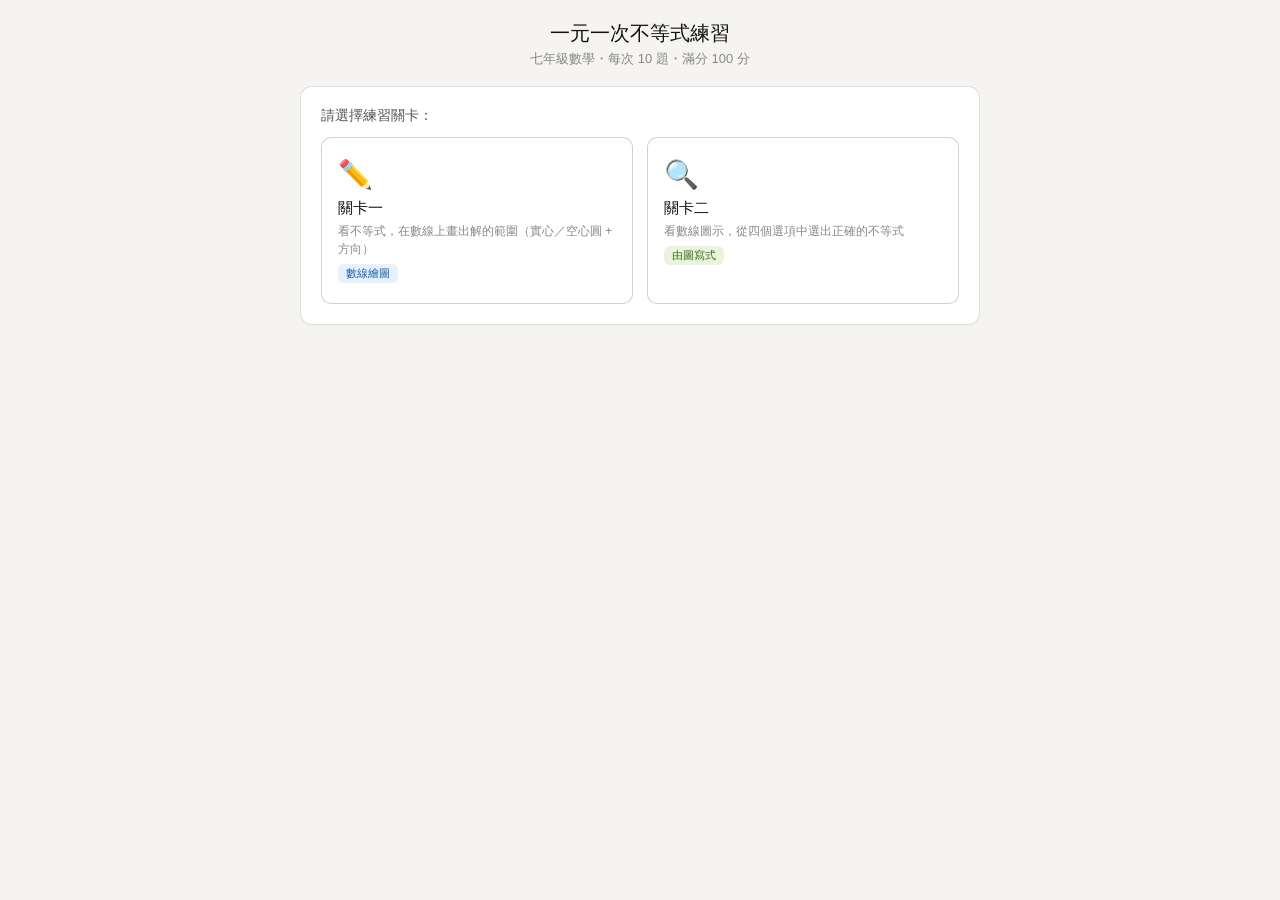
<file: pages/inequality_numberline.html>
<!DOCTYPE html>
<html lang="zh-TW">
<head>
<meta charset="UTF-8">
<meta name="viewport" content="width=device-width, initial-scale=1.0">
<title>不等式練習</title>
<style>
*{box-sizing:border-box;margin:0;padding:0}
body{font-family:'Noto Sans TC',sans-serif;background:#f5f4f0;min-height:100vh;display:flex;flex-direction:column;align-items:center;padding:20px 14px}
h1{font-size:20px;font-weight:500;color:#111;margin-bottom:3px;text-align:center}
.sub{font-size:13px;color:#888;margin-bottom:18px;text-align:center}
.card{background:#fff;border:0.5px solid rgba(0,0,0,0.13);border-radius:12px;padding:20px;width:100%;max-width:680px;margin-bottom:12px}

/* 關卡選擇 */
.stage-grid{display:grid;grid-template-columns:1fr 1fr;gap:14px;margin-top:4px}
.stage-btn{border:1.5px solid rgba(0,0,0,0.18);border-radius:10px;padding:20px 16px;cursor:pointer;background:#fff;transition:all .15s;text-align:left}
.stage-btn:hover{border-color:#185FA5;background:#E6F1FB}
.stage-icon{font-size:28px;margin-bottom:8px}
.stage-title{font-size:15px;font-weight:500;color:#111;margin-bottom:4px}
.stage-desc{font-size:12px;color:#888;line-height:1.5}
.stage-badge{display:inline-block;font-size:11px;padding:2px 8px;border-radius:6px;margin-top:6px;font-weight:500}
.badge-b{background:#E6F1FB;color:#185FA5}
.badge-a{background:#EAF3DE;color:#3B6D11}

/* 通用 quiz UI */
.score-bar{display:flex;gap:10px;margin-bottom:14px;align-items:center;flex-wrap:wrap}
.score-chip{background:#EAF3DE;color:#3B6D11;border-radius:8px;padding:5px 14px;font-size:13px;font-weight:500}
.prog{font-size:13px;color:#888}
.qbox{background:#f8f7f4;border:0.5px solid rgba(0,0,0,0.1);border-radius:8px;padding:14px;text-align:center;margin-bottom:16px}
.qlabel{font-size:11px;color:#999;letter-spacing:.5px;margin-bottom:5px}
.qtext{font-size:21px;font-weight:500;color:#111}
button.prim{flex:1;padding:9px 18px;background:#185FA5;color:#fff;border:none;border-radius:8px;font-size:14px;font-weight:500;cursor:pointer;min-width:80px}
button.prim:hover{background:#0C447C}
button.sec{padding:9px 16px;background:#fff;color:#666;border:0.5px solid rgba(0,0,0,0.22);border-radius:8px;font-size:14px;cursor:pointer}
button.sec:hover{background:#f5f4f0}
.btnrow{display:flex;gap:8px;margin-top:16px;flex-wrap:wrap}
.fb{margin-top:12px;padding:11px 14px;border-radius:8px;font-size:14px;font-weight:500;display:none}
.fb.ok{background:#EAF3DE;color:#3B6D11;border:0.5px solid #97C459}
.fb.err{background:#FCEBEB;color:#A32D2D;border:0.5px solid #F09595}

/* 關卡一：數線繪圖 */
.tools{display:flex;align-items:center;gap:10px;margin-bottom:14px;flex-wrap:wrap}
.tlabel{font-size:13px;color:#666;white-space:nowrap}
.tbtn{display:flex;align-items:center;gap:7px;padding:7px 12px;border:1.5px solid rgba(0,0,0,0.22);border-radius:8px;background:#fff;cursor:pointer;font-size:13px;color:#111;transition:all .12s}
.tbtn:hover{background:#f5f4f0}
.tbtn.active{border-color:#3B6D11;background:#EAF3DE;color:#3B6D11}
.dot-s{width:15px;height:15px;border-radius:50%;flex-shrink:0}
.filled-d{background:#185FA5}
.hollow-d{background:#fff;border:2.5px solid #185FA5}
canvas#nl{display:block;width:100%;touch-action:none;cursor:crosshair}
.hint{font-size:12px;color:#999;text-align:center;margin-top:7px}

/* 關卡二：寫不等式 */
.nl-wrap{margin-bottom:14px}
canvas#nlQ{display:block;width:100%}
.ans-row{display:flex;align-items:center;gap:8px;flex-wrap:wrap;margin-top:12px}
.ans-label{font-size:14px;color:#555}
.ans-input{font-size:18px;border:1.5px solid rgba(0,0,0,0.22);border-radius:8px;padding:7px 12px;width:220px;outline:none;font-family:inherit}
.ans-input:focus{border-color:#185FA5}
.choices{display:grid;grid-template-columns:1fr 1fr;gap:8px;margin-top:12px}
.choice{border:1.5px solid rgba(0,0,0,0.18);border-radius:8px;padding:10px 14px;cursor:pointer;background:#fff;font-size:16px;text-align:center;transition:all .12s}
.choice:hover{border-color:#185FA5;background:#E6F1FB}
.choice.sel{border-color:#185FA5;background:#185FA5;color:#fff}
.choice.right{border-color:#3B6D11;background:#EAF3DE;color:#3B6D11}
.choice.wrong{border-color:#A32D2D;background:#FCEBEB;color:#A32D2D}

/* 結果畫面 */
.finish{text-align:center;padding:10px 0}
.big-score{font-size:52px;font-weight:500;color:#185FA5}
.score-sub{font-size:15px;color:#888;margin-top:2px}
.detail{font-size:13px;color:#555;margin-top:12px;line-height:1.9;text-align:left}
.tag-ok{color:#3B6D11}
.tag-err{color:#A32D2D}
.back-btn{margin-top:16px;display:inline-block;padding:9px 28px;background:#fff;color:#185FA5;border:1.5px solid #185FA5;border-radius:8px;font-size:14px;cursor:pointer;font-weight:500}
.back-btn:hover{background:#E6F1FB}
</style>
</head>
<body>
<h1>一元一次不等式練習</h1>
<p class="sub">七年級數學・每次 10 題・滿分 100 分</p>

<!-- 關卡選擇 -->
<div class="card" id="homeCard">
  <div style="font-size:14px;color:#555;margin-bottom:12px">請選擇練習關卡：</div>
  <div class="stage-grid">
    <div class="stage-btn" onclick="startStage(1)">
      <div class="stage-icon">✏️</div>
      <div class="stage-title">關卡一</div>
      <div class="stage-desc">看不等式，在數線上畫出解的範圍（實心／空心圓 + 方向）</div>
      <span class="stage-badge badge-b">數線繪圖</span>
    </div>
    <div class="stage-btn" onclick="startStage(2)">
      <div class="stage-icon">🔍</div>
      <div class="stage-title">關卡二</div>
      <div class="stage-desc">看數線圖示，從四個選項中選出正確的不等式</div>
      <span class="stage-badge badge-a">由圖寫式</span>
    </div>
  </div>
</div>

<!-- 關卡一 -->
<div class="card" id="s1Card" style="display:none">
  <div class="score-bar">
    <span class="score-chip" id="s1Chip">得分：0 分</span>
    <span class="prog" id="s1Prog">第 1 題 / 共 10 題</span>
  </div>
  <div class="qbox">
    <div class="qlabel">請在數線上畫出下列不等式的解</div>
    <div class="qtext" id="s1Q">—</div>
  </div>
  <div class="tools">
    <span class="tlabel">工具：</span>
    <button class="tbtn active" id="btnF" onclick="setTool('filled')"><span class="dot-s filled-d"></span>實心圓（包含）</button>
    <button class="tbtn" id="btnH" onclick="setTool('hollow')"><span class="dot-s hollow-d"></span>空心圓（不包含）</button>
  </div>
  <canvas id="nl" height="95"></canvas>
  <p class="hint">點擊放置圓點，再拖曳決定範圍方向或另一端點</p>
  <div class="btnrow">
    <button class="prim" onclick="s1Submit()">提交解答</button>
    <button class="sec" onclick="s1Reset()">重新作答</button>
    <button class="sec" onclick="goHome()">返回選單</button>
  </div>
  <div class="fb" id="s1Fb"></div>
</div>

<!-- 關卡二 -->
<div class="card" id="s2Card" style="display:none">
  <div class="score-bar">
    <span class="score-chip" id="s2Chip">得分：0 分</span>
    <span class="prog" id="s2Prog">第 1 題 / 共 10 題</span>
  </div>
  <div class="qbox">
    <div class="qlabel">下列數線圖示代表哪個不等式？</div>
    <div class="qtext" style="font-size:14px;color:#888">請從下方選項中選出正確答案</div>
  </div>
  <div class="nl-wrap">
    <canvas id="nlQ" height="85"></canvas>
  </div>
  <div class="choices" id="choicesBox"></div>
  <div class="btnrow">
    <button class="sec" onclick="goHome()">返回選單</button>
  </div>
  <div class="fb" id="s2Fb"></div>
</div>

<!-- 結果 -->
<div class="card finish" id="resultCard" style="display:none">
  <div style="font-size:13px;color:#888;margin-bottom:4px" id="resultStageLabel"></div>
  <div class="big-score" id="finalScore">0</div>
  <div class="score-sub">/ 100 分</div>
  <div class="detail" id="detailList"></div>
  <div class="btnrow" style="justify-content:center;margin-top:16px">
    <button class="prim" style="flex:unset;padding:10px 28px" onclick="restartCurrent()">再練一次</button>
    <button class="back-btn" onclick="goHome()">返回選單</button>
  </div>
</div>

<script>
/* ===================== BANK ===================== */
const BANK=[
  {text:'x > 3',type:'single',bound:3,dir:'right',inc:false},
  {text:'x ≤ 5',type:'single',bound:5,dir:'left',inc:true},
  {text:'x > 0',type:'single',bound:0,dir:'right',inc:false},
  {text:'0 ≤ x',type:'single',bound:0,dir:'right',inc:true},
  {text:'x < 4',type:'single',bound:4,dir:'left',inc:false},
  {text:'-2 ≥ x',type:'single',bound:-2,dir:'left',inc:true},
  {text:'x > -3',type:'single',bound:-3,dir:'right',inc:false},
  {text:'x ≥ 2',type:'single',bound:2,dir:'right',inc:true},
  {text:'x < -1',type:'single',bound:-1,dir:'left',inc:false},
  {text:'x ≤ -1',type:'single',bound:-1,dir:'left',inc:true},
  {text:'x ≥ -2',type:'single',bound:-2,dir:'right',inc:true},
  {text:'x < 0',type:'single',bound:0,dir:'left',inc:false},
  {text:'x ≤ 3',type:'single',bound:3,dir:'left',inc:true},
  {text:'x > -2',type:'single',bound:-2,dir:'right',inc:false},
  {text:'-3 < x ≤ 3',type:'range',lo:-3,hi:3,loInc:false,hiInc:true},
  {text:'-2 ≤ x < 5',type:'range',lo:-2,hi:5,loInc:true,hiInc:false},
  {text:'-1 < x ≤ 2',type:'range',lo:-1,hi:2,loInc:false,hiInc:true},
  {text:'-3 ≤ x < -1',type:'range',lo:-3,hi:-1,loInc:true,hiInc:false},
  {text:'-2 < x < 0',type:'range',lo:-2,hi:0,loInc:false,hiInc:false},
  {text:'-3 < x < 2',type:'range',lo:-3,hi:2,loInc:false,hiInc:false},
  {text:'-3 ≤ x ≤ 1',type:'range',lo:-3,hi:1,loInc:true,hiInc:true},
  {text:'-2 < x ≤ 2',type:'range',lo:-2,hi:2,loInc:false,hiInc:true},
  {text:'-5 ≤ x < 3',type:'range',lo:-5,hi:3,loInc:true,hiInc:false},
  {text:'0 ≤ x ≤ 2',type:'range',lo:0,hi:2,loInc:true,hiInc:true},
  {text:'-2 ≤ x < 4',type:'range',lo:-2,hi:4,loInc:true,hiInc:false},
];

function shuffle(a){const b=[...a];for(let i=b.length-1;i>0;i--){const j=Math.floor(Math.random()*(i+1));[b[i],b[j]]=[b[j],b[i]];}return b;}

let currentStage=0;

function goHome(){
  ['s1Card','s2Card','resultCard'].forEach(id=>document.getElementById(id).style.display='none');
  document.getElementById('homeCard').style.display='block';
}

function startStage(n){
  currentStage=n;
  document.getElementById('homeCard').style.display='none';
  if(n===1)initS1();
  else initS2();
}

function restartCurrent(){
  document.getElementById('resultCard').style.display='none';
  startStage(currentStage);
}

function showResult(score,results,stageLabel){
  ['s1Card','s2Card'].forEach(id=>document.getElementById(id).style.display='none');
  const rc=document.getElementById('resultCard');
  rc.style.display='block';
  document.getElementById('resultStageLabel').textContent=stageLabel;
  document.getElementById('finalScore').textContent=score;
  let html='<b>作答明細：</b><br>';
  results.forEach((r,i)=>{
    html+=`<span class="${r.ok?'tag-ok':'tag-err'}">${r.ok?'✓':'✗'}</span> 第${i+1}題：${r.text}<br>`;
  });
  document.getElementById('detailList').innerHTML=html;
}

/* ===================== 關卡一 ===================== */
const PAD=46,YL=50,TK=7,DR=9;
let W1,sc1,tool='filled',placed=[],dragging=false,dragEndX=null;
let s1sess=[],s1idx=0,s1score=0,s1results=[];

function initS1(){
  s1sess=shuffle(BANK).slice(0,10);s1idx=0;s1score=0;s1results=[];
  document.getElementById('s1Card').style.display='block';
  resizeS1();loadS1();updateS1UI();
}
function resizeS1(){
  const cvs=document.getElementById('nl');
  W1=cvs.parentElement.clientWidth;
  cvs.width=W1;cvs.style.width=W1+'px';
  sc1=(W1-PAD*2)/10;drawS1();
}
window.addEventListener('resize',()=>{if(W1)resizeS1();if(W2)resizeS2();});

function toX1(v){return PAD+(v+5)*sc1;}
function toV1(cx){return Math.round((cx-PAD)/sc1*4)/4-5;}
function clamp(v,a,b){return Math.max(a,Math.min(b,v));}

function setTool(t){tool=t;document.getElementById('btnF').classList.toggle('active',t==='filled');document.getElementById('btnH').classList.toggle('active',t==='hollow');}

function drawS1(){
  if(!W1)return;
  const cvs=document.getElementById('nl'),ctx=cvs.getContext('2d');
  ctx.clearRect(0,0,W1,95);
  const y=YL;
  drawAxis(ctx,W1,y,sc1,PAD,TK);
  if(placed.length>0){
    const d=placed[0],cx=toX1(d.value);
    if(d.end!==null){
      ctx.strokeStyle='#185FA5';ctx.lineWidth=3;
      if(d.dir==='right'){
        ctx.beginPath();ctx.moveTo(cx,y);ctx.lineTo(W1-PAD+6,y);ctx.stroke();
        arrowHead(ctx,W1-PAD+14,y,'right');
      }else if(d.dir==='left'){
        ctx.beginPath();ctx.moveTo(cx,y);ctx.lineTo(PAD-6,y);ctx.stroke();
        arrowHead(ctx,PAD-14,y,'left');
      }else{
        ctx.beginPath();ctx.moveTo(cx,y);ctx.lineTo(toX1(d.end2),y);ctx.stroke();
        dot1(ctx,toX1(d.end2),y,d.endInc);
      }
    }
    dot1(ctx,cx,y,d.inc);
  }
  if(placed.length>0&&placed[0].end===null&&dragEndX!==null){
    const ctx2=document.getElementById('nl').getContext('2d');
    ctx2.strokeStyle='rgba(24,95,165,0.3)';ctx2.lineWidth=3;
    ctx2.beginPath();ctx2.moveTo(toX1(placed[0].value),y);ctx2.lineTo(dragEndX,y);ctx2.stroke();
  }
}
function dot1(ctx,x,y,filled){
  ctx.beginPath();ctx.arc(x,y,DR,0,Math.PI*2);
  if(filled){ctx.fillStyle='#185FA5';ctx.fill();}
  else{ctx.fillStyle='#fff';ctx.fill();ctx.strokeStyle='#185FA5';ctx.lineWidth=2.5;ctx.stroke();}
}

const nl=document.getElementById('nl');
nl.addEventListener('pointerdown',e=>{
  const r=nl.getBoundingClientRect(),cx=e.clientX-r.left,v=clamp(toV1(cx),-5,5);
  if(placed.length===0){placed=[{value:v,inc:tool==='filled',end:null,dir:null}];dragging=true;drawS1();return;}
  if(placed[0].end===null)dragging=true;
});
nl.addEventListener('pointermove',e=>{
  if(!dragging)return;dragEndX=e.clientX-nl.getBoundingClientRect().left;drawS1();
});
nl.addEventListener('pointerup',e=>{
  if(!dragging)return;dragging=false;
  const r=nl.getBoundingClientRect(),ex=e.clientX-r.left,dv=clamp(toV1(ex),-5,5),d=placed[0],dx=ex-toX1(d.value);
  if(Math.abs(dx)<8){dragEndX=null;drawS1();return;}
  const q=s1sess[s1idx];
  if(q.type==='single'){d.dir=dx>0?'right':'left';d.end=dx>0?5:-5;}
  else{
    d.dir='range';
    if(d.value<=dv){d.end2=dv;d.endInc=tool==='filled';}
    else{d.end2=d.value;d.endInc=d.inc;d.value=dv;d.inc=tool==='filled';}
    d.end='range';
  }
  dragEndX=null;drawS1();
});

function s1Reset(){placed=[];dragging=false;dragEndX=null;document.getElementById('s1Fb').style.display='none';drawS1();}

function s1Submit(){
  const fb=document.getElementById('s1Fb');
  if(placed.length===0||placed[0].end===null){fb.className='fb err';fb.style.display='block';fb.textContent='請先在數線上放置圓點並拖曳出範圍。';return;}
  const d=placed[0],q=s1sess[s1idx];
  let ok=false;
  if(q.type==='single')ok=Math.abs(d.value-q.bound)<0.4&&d.inc===q.inc&&d.dir===q.dir;
  else{const loOk=Math.abs(d.value-q.lo)<0.4&&d.inc===q.loInc;const hiOk=d.end==='range'&&Math.abs(d.end2-q.hi)<0.4&&d.endInc===q.hiInc;ok=loOk&&hiOk;}
  s1results.push({text:q.text,ok});if(ok)s1score+=10;
  fb.className='fb '+(ok?'ok':'err');fb.style.display='block';
  fb.textContent=ok?'✓ 正確！':'✗ 有誤：請確認實心／空心圓與範圍方向。';
  updateS1UI();
  setTimeout(()=>{s1idx++;if(s1idx>=10){showResult(s1score,s1results,'關卡一・數線繪圖');return;}loadS1();},1300);
}
function updateS1UI(){document.getElementById('s1Chip').textContent='得分：'+s1score+' 分';document.getElementById('s1Prog').textContent='第 '+(s1idx+1)+' 題 / 共 10 題';}
function loadS1(){s1Reset();document.getElementById('s1Q').textContent=s1sess[s1idx].text;document.getElementById('s1Prog').textContent='第 '+(s1idx+1)+' 題 / 共 10 題';}

/* ===================== 關卡二 ===================== */
let W2,sc2;
let s2sess=[],s2idx=0,s2score=0,s2results=[],s2answered=false;

function initS2(){
  s2sess=shuffle(BANK).slice(0,10);s2idx=0;s2score=0;s2results=[];
  document.getElementById('s2Card').style.display='block';
  resizeS2();loadS2();updateS2UI();
}
function resizeS2(){
  const cvs=document.getElementById('nlQ');
  W2=cvs.parentElement.clientWidth;
  cvs.width=W2;cvs.style.width=W2+'px';
  drawS2Q();
}

function toX2(v){return PAD+(v+5)*sc2;}

function drawS2Q(){
  if(!W2)return;
  const cvs=document.getElementById('nlQ'),ctx=cvs.getContext('2d');
  sc2=(W2-PAD*2)/10;
  ctx.clearRect(0,0,W2,85);
  const y=44;
  drawAxis(ctx,W2,y,sc2,PAD,TK);
  if(!s2sess||s2idx>=s2sess.length)return;
  const q=s2sess[s2idx];
  ctx.strokeStyle='#185FA5';ctx.lineWidth=3;
  if(q.type==='single'){
    const cx=toX2(q.bound);
    if(q.dir==='right'){
      ctx.beginPath();ctx.moveTo(cx,y);ctx.lineTo(W2-PAD+6,y);ctx.stroke();
      arrowHead(ctx,W2-PAD+14,y,'right');
    }else{
      ctx.beginPath();ctx.moveTo(cx,y);ctx.lineTo(PAD-6,y);ctx.stroke();
      arrowHead(ctx,PAD-14,y,'left');
    }
    dot1(ctx,cx,y,q.inc);
  }else{
    const lx=toX2(q.lo),hx=toX2(q.hi);
    ctx.beginPath();ctx.moveTo(lx,y);ctx.lineTo(hx,y);ctx.stroke();
    dot1(ctx,lx,y,q.loInc);
    dot1(ctx,hx,y,q.hiInc);
  }
}

function makeDistractors(q){
  const pool=[];
  if(q.type==='single'){
    const b=q.bound,dir=q.dir,inc=q.inc;
    const flipInc=!inc,flipDir=dir==='right'?'left':'right';
    const nb=b===0?1:b===5?4:b===-5?-4:b+(Math.random()>0.5?1:-1);
    pool.push(makeText({type:'single',bound:b,dir:dir,inc:flipInc}));
    pool.push(makeText({type:'single',bound:b,dir:flipDir,inc:inc}));
    pool.push(makeText({type:'single',bound:nb,dir:dir,inc:inc}));
    pool.push(makeText({type:'single',bound:flipDir==='right'?b:b,dir:flipDir,inc:flipInc}));
  }else{
    const {lo,hi,loInc,hiInc}=q;
    const off=lo>-4?-1:1;
    pool.push(makeText({type:'range',lo,hi,loInc:!loInc,hiInc}));
    pool.push(makeText({type:'range',lo,hi,loInc,hiInc:!hiInc}));
    pool.push(makeText({type:'range',lo:lo+off,hi,loInc,hiInc}));
    pool.push(makeText({type:'range',lo,hi:hi+(hi<4?1:-1),loInc,hiInc}));
  }
  const seen=new Set([q.text]);
  const dist=[];
  for(const t of pool){if(!seen.has(t)){seen.add(t);dist.push(t);if(dist.length===3)break;}}
  while(dist.length<3)dist.push(dist[0]==='?'?'無解':'?');
  return dist;
}

function makeText(q){
  if(q.type==='single'){
    const s=q.inc?(q.dir==='right'?'≥':'≤'):(q.dir==='right'?'>':'<');
    if(q.dir==='right')return'x '+s+' '+q.bound;
    return q.bound+' '+flip(s)+' x';
  }else{
    const ls=q.loInc?'≤':'<',rs=q.hiInc?'≤':'<';
    return q.lo+' '+ls+' x '+rs+' '+q.hi;
  }
}
function flip(s){return s==='≥'?'≤':s==='≤'?'≥':s==='>'?'<':'>';}

function loadS2(){
  s2answered=false;
  document.getElementById('s2Fb').style.display='none';
  drawS2Q();
  const q=s2sess[s2idx];
  const dist=makeDistractors(q);
  const opts=shuffle([q.text,...dist]);
  const box=document.getElementById('choicesBox');
  box.innerHTML='';
  opts.forEach(opt=>{
    const d=document.createElement('div');
    d.className='choice';d.textContent=opt;
    d.onclick=()=>s2Pick(opt,q.text,d);
    box.appendChild(d);
  });
  updateS2UI();
}

function s2Pick(chosen,correct,el){
  if(s2answered)return;s2answered=true;
  const ok=chosen===correct;
  s2results.push({text:correct,ok});if(ok)s2score+=10;
  document.querySelectorAll('.choice').forEach(c=>{
    if(c.textContent===correct)c.classList.add('right');
    else if(c===el&&!ok)c.classList.add('wrong');
  });
  const fb=document.getElementById('s2Fb');
  fb.className='fb '+(ok?'ok':'err');fb.style.display='block';
  fb.textContent=ok?'✓ 正確！':'✗ 有誤，正確答案是：'+correct;
  updateS2UI();
  setTimeout(()=>{s2idx++;if(s2idx>=10){showResult(s2score,s2results,'關卡二・由圖寫式');return;}loadS2();},1400);
}
function updateS2UI(){document.getElementById('s2Chip').textContent='得分：'+s2score+' 分';document.getElementById('s2Prog').textContent='第 '+(s2idx+1)+' 題 / 共 10 題';}

/* ===================== 共用繪圖工具 ===================== */
function drawAxis(ctx,W,y,sc,pad,tk){
  ctx.strokeStyle='#185FA5';ctx.lineWidth=2;
  ctx.beginPath();ctx.moveTo(pad-10,y);ctx.lineTo(W-pad+10,y);ctx.stroke();
  ctx.fillStyle='#185FA5';
  ctx.beginPath();ctx.moveTo(W-pad+14,y);ctx.lineTo(W-pad+6,y-5);ctx.lineTo(W-pad+6,y+5);ctx.fill();
  ctx.lineWidth=1.5;
  for(let v=-5;v<=5;v++){
    const x=pad+(v+5)*sc;
    ctx.strokeStyle='#185FA5';ctx.beginPath();ctx.moveTo(x,y-tk);ctx.lineTo(x,y+tk);ctx.stroke();
    ctx.fillStyle='#333';ctx.font='12px sans-serif';ctx.textAlign='center';
    ctx.fillText(v,x,y+20);
  }
}
function arrowHead(ctx,x,y,dir){
  ctx.fillStyle='#185FA5';
  ctx.beginPath();
  if(dir==='right'){ctx.moveTo(x,y);ctx.lineTo(x-8,y-5);ctx.lineTo(x-8,y+5);}
  else{ctx.moveTo(x,y);ctx.lineTo(x+8,y-5);ctx.lineTo(x+8,y+5);}
  ctx.fill();
}

/* 初始化 */
resizeS1();
</script>
</body>
</html>
</file>
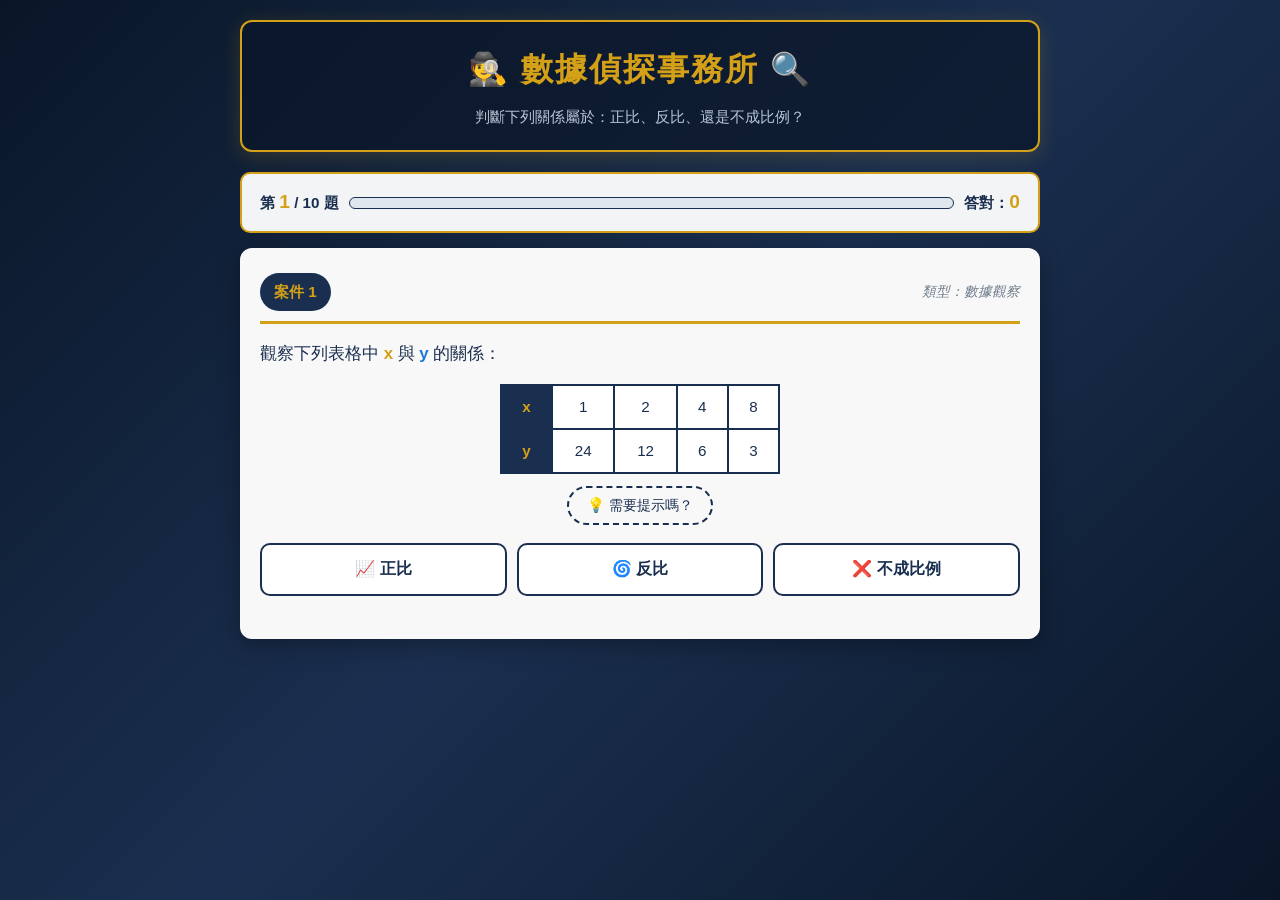
<file: pages/math-detective-practice.html>
<!DOCTYPE html>
<html lang="zh-TW">
<head>
<meta charset="UTF-8">
<meta name="viewport" content="width=device-width, initial-scale=1.0">
<title>數據偵探：正比與反比判斷練習</title>
<style>
  * { box-sizing: border-box; margin: 0; padding: 0; }
  
  body {
    font-family: -apple-system, BlinkMacSystemFont, "Segoe UI", "Microsoft JhengHei", sans-serif;
    background: linear-gradient(135deg, #0a1628 0%, #1a2f4f 50%, #0a1628 100%);
    color: #f5f5f5;
    min-height: 100vh;
    padding: 20px 10px;
    line-height: 1.7;
  }
  
  .container {
    max-width: 800px;
    margin: 0 auto;
  }
  
  /* 標題區 */
  header {
    text-align: center;
    margin-bottom: 20px;
    padding: 20px;
    border: 2px solid #d4a017;
    border-radius: 12px;
    background: rgba(10, 22, 40, 0.7);
    box-shadow: 0 4px 20px rgba(212, 160, 23, 0.2);
  }
  
  header h1 {
    color: #d4a017;
    font-size: clamp(1.4rem, 5vw, 2rem);
    margin-bottom: 8px;
    letter-spacing: 2px;
  }
  
  header p {
    color: #b8c5d6;
    font-size: 0.95rem;
  }
  
  /* 進度與分數列 */
  .stats-bar {
    display: flex;
    justify-content: space-between;
    align-items: center;
    background: rgba(255, 255, 255, 0.95);
    color: #1a2f4f;
    padding: 12px 18px;
    border-radius: 10px;
    margin-bottom: 15px;
    flex-wrap: wrap;
    gap: 10px;
    border: 2px solid #d4a017;
  }
  
  .stats-item {
    font-weight: bold;
    font-size: 0.95rem;
  }
  
  .stats-item .value {
    color: #d4a017;
    font-size: 1.2rem;
  }
  
  .progress-bar {
    flex: 1;
    min-width: 150px;
    height: 12px;
    background: #e0e6ee;
    border-radius: 6px;
    overflow: hidden;
    border: 1px solid #1a2f4f;
  }
  
  .progress-fill {
    height: 100%;
    background: linear-gradient(90deg, #d4a017, #ffd700);
    transition: width 0.5s ease;
    width: 0%;
  }
  
  /* 題目卡片 */
  .question-card {
    background: rgba(255, 255, 255, 0.97);
    color: #1a2f4f;
    padding: 25px 20px;
    border-radius: 12px;
    margin-bottom: 20px;
    box-shadow: 0 6px 25px rgba(0, 0, 0, 0.3);
    animation: slideIn 0.4s ease;
  }
  
  @keyframes slideIn {
    from { opacity: 0; transform: translateX(20px); }
    to { opacity: 1; transform: translateX(0); }
  }
  
  .question-header {
    display: flex;
    justify-content: space-between;
    align-items: center;
    border-bottom: 3px solid #d4a017;
    padding-bottom: 10px;
    margin-bottom: 15px;
    flex-wrap: wrap;
    gap: 8px;
  }
  
  .question-number {
    background: #1a2f4f;
    color: #d4a017;
    padding: 6px 14px;
    border-radius: 20px;
    font-weight: bold;
    font-size: 0.95rem;
  }
  
  .question-type {
    color: #6c7a89;
    font-size: 0.85rem;
    font-style: italic;
  }
  
  .question-text {
    font-size: 1.05rem;
    margin-bottom: 15px;
    line-height: 1.8;
  }
  
  .question-text strong {
    color: #1a2f4f;
  }
  
  .question-text .var-x {
    color: #d4a017;
    font-weight: bold;
  }
  
  .question-text .var-y {
    color: #1976d2;
    font-weight: bold;
  }
  
  /* 表格 */
  .table-wrapper {
    overflow-x: auto;
    margin: 12px 0;
  }
  
  .data-table {
    border-collapse: collapse;
    margin: 0 auto;
    font-size: 0.95rem;
    min-width: 280px;
  }
  
  .data-table th, .data-table td {
    border: 2px solid #1a2f4f;
    padding: 8px 14px;
    text-align: center;
    background: white;
  }
  
  .data-table th {
    background: #1a2f4f;
    color: #d4a017;
    font-weight: bold;
  }
  
  /* 選項按鈕 */
  .options {
    display: grid;
    grid-template-columns: repeat(3, 1fr);
    gap: 10px;
    margin: 18px 0;
  }
  
  .option-btn {
    padding: 14px 8px;
    border: 2px solid #1a2f4f;
    background: white;
    color: #1a2f4f;
    border-radius: 10px;
    cursor: pointer;
    font-size: 1rem;
    font-weight: bold;
    transition: all 0.3s ease;
    font-family: inherit;
  }
  
  .option-btn:hover:not(:disabled) {
    background: #1a2f4f;
    color: white;
    transform: translateY(-2px);
    box-shadow: 0 4px 12px rgba(26, 47, 79, 0.4);
  }
  
  .option-btn.correct {
    background: #28a745;
    color: white;
    border-color: #1e7e34;
    animation: pulse 0.5s ease;
  }
  
  .option-btn.wrong {
    background: #dc3545;
    color: white;
    border-color: #b02a37;
    animation: shake 0.4s ease;
  }
  
  .option-btn.fade {
    opacity: 0.5;
  }
  
  .option-btn:disabled {
    cursor: not-allowed;
  }
  
  @keyframes pulse {
    0%, 100% { transform: scale(1); }
    50% { transform: scale(1.05); }
  }
  
  @keyframes shake {
    0%, 100% { transform: translateX(0); }
    25% { transform: translateX(-5px); }
    75% { transform: translateX(5px); }
  }
  
  /* 偵探筆記 */
  .detective-note {
    background: #e3f2fd;
    color: #0d47a1;
    border: 2px solid #1976d2;
    border-radius: 10px;
    padding: 15px;
    margin: 15px 0;
    font-size: 0.95rem;
    display: none;
    animation: fadeIn 0.4s ease;
  }
  
  .detective-note.show { display: block; }
  
  .detective-note .note-title {
    font-weight: bold;
    color: #0d47a1;
    margin-bottom: 8px;
    font-size: 1rem;
  }
  
  @keyframes fadeIn {
    from { opacity: 0; transform: translateY(-5px); }
    to { opacity: 1; transform: translateY(0); }
  }
  
  /* 提示按鈕 */
  .hint-section {
    margin: 12px 0;
    text-align: center;
  }
  
  .hint-btn {
    background: transparent;
    color: #1a2f4f;
    border: 2px dashed #1a2f4f;
    padding: 8px 18px;
    border-radius: 20px;
    cursor: pointer;
    font-size: 0.9rem;
    font-family: inherit;
    transition: all 0.3s ease;
  }
  
  .hint-btn:hover {
    background: #1a2f4f;
    color: white;
  }
  
  .hint-content {
    background: #fff3cd;
    border-left: 4px solid #ffc107;
    color: #856404;
    padding: 12px 15px;
    border-radius: 0 8px 8px 0;
    margin: 10px 0;
    display: none;
    text-align: left;
    font-size: 0.95rem;
  }
  
  .hint-content.show { display: block; }
  
  /* 下一題按鈕 */
  .next-btn {
    background: #d4a017;
    color: #1a2f4f;
    border: none;
    padding: 12px 30px;
    border-radius: 10px;
    cursor: pointer;
    font-size: 1.05rem;
    font-weight: bold;
    margin: 10px auto 0;
    display: none;
    font-family: inherit;
    transition: all 0.3s ease;
  }
  
  .next-btn:hover {
    background: #ffd700;
    transform: translateY(-2px);
    box-shadow: 0 4px 12px rgba(212, 160, 23, 0.5);
  }
  
  .next-btn.show {
    display: block;
  }
  
  /* 結算畫面 */
  .result-screen {
    background: rgba(255, 255, 255, 0.97);
    color: #1a2f4f;
    padding: 30px 20px;
    border-radius: 12px;
    text-align: center;
    box-shadow: 0 6px 25px rgba(0, 0, 0, 0.3);
    display: none;
  }
  
  .result-screen.show {
    display: block;
    animation: slideIn 0.5s ease;
  }
  
  .medal {
    width: 140px;
    height: 140px;
    margin: 15px auto;
    background: radial-gradient(circle, #ffd700 0%, #d4a017 60%, #8b6914 100%);
    border-radius: 50%;
    display: flex;
    align-items: center;
    justify-content: center;
    box-shadow: 0 0 30px rgba(255, 215, 0, 0.6);
    position: relative;
  }
  
  .medal::before {
    content: "★";
    font-size: 4rem;
    color: #1a2f4f;
  }
  
  .medal::after {
    content: "";
    position: absolute;
    width: 160px;
    height: 160px;
    border: 3px dashed #d4a017;
    border-radius: 50%;
    animation: rotate 15s linear infinite;
  }
  
  @keyframes rotate {
    from { transform: rotate(0deg); }
    to { transform: rotate(360deg); }
  }
  
  .result-title {
    color: #d4a017;
    font-size: clamp(1.4rem, 5vw, 1.8rem);
    margin: 15px 0 8px;
  }
  
  .result-rank {
    color: #1a2f4f;
    font-size: 1.1rem;
    margin-bottom: 15px;
    font-weight: bold;
  }
  
  .result-score {
    background: #f0f4f8;
    border-radius: 12px;
    padding: 18px;
    margin: 15px 0;
    border: 2px solid #d4a017;
  }
  
  .result-score .big-num {
    font-size: 3rem;
    color: #d4a017;
    font-weight: bold;
    line-height: 1;
  }
  
  .result-score .total {
    color: #6c7a89;
    font-size: 1.2rem;
  }
  
  .summary-box {
    background: white;
    border: 2px solid #1a2f4f;
    border-radius: 10px;
    padding: 15px;
    margin: 15px 0;
    text-align: left;
  }
  
  .summary-box h3 {
    color: #1a2f4f;
    margin-bottom: 10px;
    text-align: center;
    border-bottom: 2px solid #d4a017;
    padding-bottom: 6px;
  }
  
  .summary-item {
    padding: 8px 10px;
    margin: 6px 0;
    background: #f0f4f8;
    border-left: 4px solid #d4a017;
    border-radius: 0 6px 6px 0;
    font-size: 0.95rem;
  }
  
  .summary-item strong {
    color: #d4a017;
  }
  
  .restart-btn {
    background: #1a2f4f;
    color: #d4a017;
    border: none;
    padding: 12px 30px;
    border-radius: 10px;
    cursor: pointer;
    font-size: 1.05rem;
    font-weight: bold;
    margin-top: 15px;
    font-family: inherit;
    transition: all 0.3s ease;
  }
  
  .restart-btn:hover {
    background: #2a4f7f;
    transform: translateY(-2px);
  }
  
  /* 響應式 */
  @media (max-width: 480px) {
    body { padding: 10px 5px; }
    .question-card { padding: 18px 14px; }
    .options { grid-template-columns: 1fr; gap: 8px; }
    .option-btn { padding: 12px; font-size: 0.95rem; }
    .data-table { font-size: 0.88rem; }
    .data-table th, .data-table td { padding: 6px 10px; }
    .stats-bar { padding: 10px 12px; }
    .stats-item { font-size: 0.88rem; }
    .stats-item .value { font-size: 1.05rem; }
  }
</style>
</head>
<body>
<div class="container">
  <header>
    <h1>🕵️ 數據偵探事務所 🔍</h1>
    <p>判斷下列關係屬於：正比、反比、還是不成比例？</p>
  </header>
  
  <div class="stats-bar">
    <div class="stats-item">第 <span class="value" id="currentNum">1</span> / <span id="totalNum">10</span> 題</div>
    <div class="progress-bar"><div class="progress-fill" id="progressFill"></div></div>
    <div class="stats-item">答對：<span class="value" id="correctNum">0</span></div>
  </div>
  
  <div id="quizArea"></div>
  
  <div class="result-screen" id="resultScreen">
    <div class="medal"></div>
    <h2 class="result-title">調查報告</h2>
    <p class="result-rank" id="resultRank"></p>
    <div class="result-score">
      <div><span class="big-num" id="finalScore">0</span><span class="total"> / 10</span></div>
      <div style="margin-top:8px; color:#1a2f4f;">答對題數</div>
    </div>
    <div class="summary-box">
      <h3>📚 偵探的三大判斷法則</h3>
      <div class="summary-item">
        <strong>正比：</strong>當 x 變 2 倍，y 也變 2 倍；x 變 3 倍，y 也變 3 倍<br>
        ➜ 兩者「同步增加」，y ÷ x 是定值
      </div>
      <div class="summary-item">
        <strong>反比：</strong>當 x 變 2 倍，y 變 1/2 倍；x 變 3 倍，y 變 1/3 倍<br>
        ➜ 一個變大、另一個變小，x × y 是定值
      </div>
      <div class="summary-item">
        <strong>不成比例：</strong>商和積都不是定值，例如年齡差固定的兩人
      </div>
    </div>
    <button class="restart-btn" onclick="restart()">🔄 抽新題目再挑戰</button>
  </div>
</div>

<script>
  // ========== 題庫（共 30 題，每次隨機抽 10 題） ==========
  const questionBank = [
    // === 正比情境題 ===
    {
      type: '生活情境',
      text: '小恩去買蘋果，每顆蘋果價錢相同。<span class="var-x">x</span> 為買的蘋果顆數，<span class="var-y">y</span> 為總價錢',
      hint: '想想看：當蘋果顆數 x 變成 2 倍，總價錢 y 是不是也會變成 2 倍？',
      answer: '正比',
      explanation: '單價固定時，顆數變 2 倍，總價也變 2 倍。y÷x 永遠等於單價（定值），所以是正比。'
    },
    {
      type: '生活情境',
      text: '一種餅乾每 40 公克含有 200 大卡熱量。<span class="var-x">x</span> 為餅乾的公克數，<span class="var-y">y</span> 為含的熱量（大卡）',
      hint: '40 公克對應 200 大卡，那 80 公克會對應多少大卡？兩者是否同步增減？',
      answer: '正比',
      explanation: '每公克熱量固定（5 大卡）。公克數變 2 倍，熱量也變 2 倍。y÷x 為定值，所以是正比。'
    },
    {
      type: '生活情境',
      text: '汽車以固定速率行駛。<span class="var-x">x</span> 為行駛時間（小時），<span class="var-y">y</span> 為行駛距離（公里）',
      hint: '速率固定時，開 1 小時走 60 公里，開 2 小時走多少？同步增減嗎？',
      answer: '正比',
      explanation: '速率固定時，距離 = 速率 × 時間。時間變 2 倍，距離也變 2 倍。y÷x 為定值（速率），所以是正比。'
    },
    {
      type: '生活情境',
      text: '一條繩子均勻分段。<span class="var-x">x</span> 為繩子的段數（每段長度相同），<span class="var-y">y</span> 為繩子的總長度',
      hint: '每段長度固定，段數變 2 倍，總長度會變幾倍？',
      answer: '正比',
      explanation: '每段長度固定時，段數變 2 倍，總長度也變 2 倍。y÷x 為定值（每段長度），所以是正比。'
    },
    {
      type: '生活情境',
      text: '同一個正方形。<span class="var-x">x</span> 為邊長，<span class="var-y">y</span> 為周長',
      hint: '邊長 1 時周長 4，邊長 2 時周長 8。當邊長變 2 倍，周長變幾倍？',
      answer: '正比',
      explanation: '正方形周長 = 邊長 × 4。邊長變 2 倍，周長也變 2 倍。y÷x 永遠等於 4（定值），所以是正比。'
    },
    {
      type: '生活情境',
      text: '阿信打工每小時工資固定。<span class="var-x">x</span> 為工作時數，<span class="var-y">y</span> 為總薪水',
      hint: '時薪固定時，工作 1 小時和工作 2 小時的薪水是什麼關係？',
      answer: '正比',
      explanation: '時薪固定時，工時變 2 倍，薪水也變 2 倍。y÷x 為定值（時薪），所以是正比。'
    },
    {
      type: '生活情境',
      text: '一台影印機影印速度固定。<span class="var-x">x</span> 為影印張數，<span class="var-y">y</span> 為所花時間',
      hint: '每分鐘印的張數固定，印 100 張和印 200 張的時間，是否同步增減？',
      answer: '正比',
      explanation: '影印速度固定時，張數變 2 倍，時間也變 2 倍。y÷x 為定值，所以是正比。'
    },
    
    // === 反比情境題 ===
    {
      type: '生活情境',
      text: '一個工程，每位工人每天工作量固定。<span class="var-x">x</span> 為工人人數，<span class="var-y">y</span> 為完工天數',
      hint: '人多則天數少，人少則天數多。把總工作量算出來，會發現什麼？',
      answer: '反比',
      explanation: '人數 × 天數 = 總工作量（固定）。一個變大、另一個變小，x×y 為定值，所以是反比。'
    },
    {
      type: '生活情境',
      text: '毛毛要在 120 分鐘內完成相同的手工飾品。<span class="var-x">x</span> 為完成的個數，<span class="var-y">y</span> 為每個花的時間（分鐘）',
      hint: '總時間固定（120 分鐘）。做的個數越多，每個花的時間就越⋯⋯？',
      answer: '反比',
      explanation: '個數 × 每個的時間 = 120（總時間固定）。x×y 為定值，所以是反比。'
    },
    {
      type: '生活情境',
      text: '面積固定為 24 的長方形。<span class="var-x">x</span> 為長，<span class="var-y">y</span> 為寬',
      hint: '長 × 寬 = 面積（固定）。長變大時，寬要怎麼變才能維持面積不變？',
      answer: '反比',
      explanation: '長 × 寬 = 24（面積固定）。x×y 為定值，所以長與寬成反比。'
    },
    {
      type: '生活情境',
      text: '從家裡到學校的路程固定。<span class="var-x">x</span> 為走路速率，<span class="var-y">y</span> 為所花時間',
      hint: '路程固定時，走得越快，需要的時間就⋯⋯？兩者乘起來會是什麼？',
      answer: '反比',
      explanation: '速率 × 時間 = 路程（固定）。x×y 為定值，所以速率與時間成反比。'
    },
    {
      type: '生活情境',
      text: '把 100 元平分。<span class="var-x">x</span> 為分配的人數，<span class="var-y">y</span> 為每人分到的錢',
      hint: '總金額固定（100 元）。人數越多，每人分到越⋯⋯？',
      answer: '反比',
      explanation: '人數 × 每人分到的錢 = 100（總額固定）。x×y 為定值，所以是反比。'
    },
    {
      type: '生活情境',
      text: '裝同樣容量水的水桶。<span class="var-x">x</span> 為水龍頭出水速率（公升/分鐘），<span class="var-y">y</span> 為裝滿所需時間',
      hint: '水桶容量固定。出水快則時間短，出水慢則時間長。兩者乘起來會是什麼？',
      answer: '反比',
      explanation: '速率 × 時間 = 容量（固定）。x×y 為定值，所以是反比。'
    },
    {
      type: '生活情境',
      text: '某商品賣出單價與其體積成反比。<span class="var-x">x</span> 為體積，<span class="var-y">y</span> 為單價',
      hint: '題目已直接告訴你關係了！體積越大，單價越⋯⋯？',
      answer: '反比',
      explanation: '題目明確說「成反比」，且符合 x×y = 定值的特性。'
    },
    
    // === 不成比例題（陷阱題） ===
    {
      type: '生活情境',
      text: '小珠和姊姊年齡差固定。<span class="var-x">x</span> 為小珠的年齡，<span class="var-y">y</span> 為姊姊的年齡',
      hint: '小珠 1 歲時姊姊 4 歲，小珠 2 歲時姊姊 5 歲。看看 y÷x 是不是定值？',
      answer: '不成比例',
      explanation: '兩人年齡差固定（不是倍數關係）。當小珠變 2 倍年齡，姊姊不會也變 2 倍，y÷x 不是定值，xy 也不是定值，所以不成比例。'
    },
    {
      type: '生活情境',
      text: '長方形的長 <span class="var-x">x</span> 改變，但寬不固定。<span class="var-y">y</span> 為長方形的周長',
      hint: '若寬不固定，長 1 時周長可能是 6（寬=2），長 2 時周長可能是 10（寬=3）。y÷x 是定值嗎？',
      answer: '不成比例',
      explanation: '當寬不固定時，長變 2 倍，周長不會剛好變 2 倍。y÷x 不是定值，xy 也不是定值，所以不成比例。'
    },
    {
      type: '生活情境',
      text: '梯形的上底為 <span class="var-x">x</span>，下底和高都不固定。<span class="var-y">y</span> 為梯形的面積',
      hint: '面積 =（上底+下底）× 高 ÷ 2。當下底和高都變動時，y 與 x 有固定倍數關係嗎？',
      answer: '不成比例',
      explanation: '下底和高都不固定時，y 與 x 沒有定值的商或積關係，所以不成比例。'
    },
    {
      type: '生活情境',
      text: '計程車起跳 70 元，之後每公里加 20 元。<span class="var-x">x</span> 為行駛公里數，<span class="var-y">y</span> 為車資',
      hint: '0 公里時車資 70 元（不是 0！），1 公里時 90 元。當公里數變 2 倍，車資會剛好變 2 倍嗎？',
      answer: '不成比例',
      explanation: '因為有起跳費 70 元，當 x=0 時 y=70（不通過原點）。x 變 2 倍時 y 不會剛好變 2 倍，所以不成比例。'
    },
    {
      type: '生活情境',
      text: '一個體重 50 公斤的人。<span class="var-x">x</span> 為他的身高（公分），<span class="var-y">y</span> 為他的體重（公斤）',
      hint: '同一個人的體重不會隨身高變化（題目說體重固定 50 公斤）。y 是定值嗎？',
      answer: '不成比例',
      explanation: '體重永遠是 50（定值），不論身高怎麼變。y÷x 不是定值，xy 也不是定值，所以不成比例。'
    },
    {
      type: '生活情境',
      text: '一個正方形邊長 <span class="var-x">x</span>，<span class="var-y">y</span> 為它的面積',
      hint: '邊長 1 面積 1，邊長 2 面積 4，邊長 3 面積 9。當邊長變 2 倍，面積變幾倍？',
      answer: '不成比例',
      explanation: '邊長變 2 倍時，面積變 4 倍（不是 2 倍）。y÷x 不是定值（會隨 x 變大），xy 也不是定值，所以不成比例。'
    },
    {
      type: '生活情境',
      text: '阿明的存款每月增加 1000 元（最初有 5000 元）。<span class="var-x">x</span> 為月份數，<span class="var-y">y</span> 為總存款',
      hint: '0 個月時有 5000 元（不是 0），1 個月時 6000 元。當月份變 2 倍，存款會變 2 倍嗎？',
      answer: '不成比例',
      explanation: '因為最初有 5000 元（不通過原點），月份變 2 倍時，存款不會剛好變 2 倍，所以不成比例。'
    },
    
    // === 表格題 ===
    {
      type: '數據觀察',
      text: '觀察下列表格中 <span class="var-x">x</span> 與 <span class="var-y">y</span> 的關係：',
      table: [['x','3','4','6','18'],['y','12','9','6','2']],
      hint: '試著計算每組的 x×y：3×12=？、4×9=？、6×6=？、18×2=？，看看有什麼規律？',
      answer: '反比',
      explanation: 'x × y 全部等於 36（定值），一個變大、另一個變小，所以是反比。'
    },
    {
      type: '數據觀察',
      text: '觀察下列表格中 <span class="var-x">x</span> 與 <span class="var-y">y</span> 的關係：',
      table: [['x','1','2','3','5'],['y','7','14','21','35']],
      hint: '試著計算每組的 y÷x：7÷1、14÷2、21÷3、35÷5，看看有什麼規律？',
      answer: '正比',
      explanation: 'y ÷ x 全部等於 7（定值），兩者同步增減，所以是正比。'
    },
    {
      type: '數據觀察',
      text: '觀察下列表格中 <span class="var-x">x</span> 與 <span class="var-y">y</span> 的關係：',
      table: [['x','1','2','3','4'],['y','5','7','9','11']],
      hint: '計算 y÷x：5÷1=5、7÷2=3.5、9÷3=3，是定值嗎？再算 xy：5、14、27，是定值嗎？',
      answer: '不成比例',
      explanation: 'y÷x 不是定值（5、3.5、3、2.75），xy 也不是定值。仔細看：y = 2x + 3，不通過原點，所以不成比例。'
    },
    {
      type: '數據觀察',
      text: '觀察下列表格中 <span class="var-x">x</span> 與 <span class="var-y">y</span> 的關係：',
      table: [['x','2','4','5','10'],['y','30','15','12','6']],
      hint: '試著計算每組的 x×y：2×30、4×15、5×12、10×6，看看有什麼規律？',
      answer: '反比',
      explanation: 'x × y 全部等於 60（定值），所以是反比。'
    },
    {
      type: '數據觀察',
      text: '觀察下列表格中 <span class="var-x">x</span> 與 <span class="var-y">y</span> 的關係：',
      table: [['x','2','3','5','8'],['y','8','12','20','32']],
      hint: '試著計算每組的 y÷x：8÷2、12÷3、20÷5、32÷8，看看有什麼規律？',
      answer: '正比',
      explanation: 'y ÷ x 全部等於 4（定值），所以是正比。'
    },
    {
      type: '數據觀察',
      text: '觀察下列表格中 <span class="var-x">x</span> 與 <span class="var-y">y</span> 的關係：',
      table: [['x','1','2','3','4'],['y','1','4','9','16']],
      hint: '計算 y÷x：1、2、3、4，是定值嗎？再計算 xy：1、8、27、64，是定值嗎？',
      answer: '不成比例',
      explanation: 'y÷x 不是定值（會越來越大），xy 也不是定值。實際上 y = x×x，所以不成比例。'
    },
    {
      type: '數據觀察',
      text: '觀察下列表格中 <span class="var-x">x</span> 與 <span class="var-y">y</span> 的關係：',
      table: [['x','1','2','4','8'],['y','24','12','6','3']],
      hint: '試著計算每組的 x×y，看看是不是定值？',
      answer: '反比',
      explanation: 'x × y 全部等於 24（定值），所以是反比。'
    },
    {
      type: '數據觀察',
      text: '觀察下列表格中 <span class="var-x">x</span> 與 <span class="var-y">y</span> 的關係：',
      table: [['x','1','2','3','4'],['y','10','10','10','10']],
      hint: 'y 都不變（永遠是 10）。計算 y÷x：10、5、3.33、2.5，是定值嗎？xy：10、20、30、40，是定值嗎？',
      answer: '不成比例',
      explanation: 'y 是定值 10，但 y÷x 不是定值，xy 也不是定值。所以 y 與 x 不成比例。'
    }
  ];
  
  // ========== 隨機抽 10 題 ==========
  function shuffle(arr) {
    const a = arr.slice();
    for (let i = a.length - 1; i > 0; i--) {
      const j = Math.floor(Math.random() * (i + 1));
      [a[i], a[j]] = [a[j], a[i]];
    }
    return a;
  }
  
  let questions = [];
  let currentIdx = 0;
  let correctCount = 0;
  let answered = false;
  
  function pickQuestions() {
    // 從題庫中分類抽題，確保題型平衡
    const proportional = questionBank.filter(q => q.answer === '正比');
    const inverse = questionBank.filter(q => q.answer === '反比');
    const none = questionBank.filter(q => q.answer === '不成比例');
    
    // 抽 4 正比、3 反比、3 不成比例（共 10 題）
    const picked = [
      ...shuffle(proportional).slice(0, 4),
      ...shuffle(inverse).slice(0, 3),
      ...shuffle(none).slice(0, 3)
    ];
    
    return shuffle(picked);
  }
  
  function init() {
    questions = pickQuestions();
    currentIdx = 0;
    correctCount = 0;
    answered = false;
    document.getElementById('totalNum').innerText = questions.length;
    renderQuestion();
  }
  
  function renderQuestion() {
    answered = false;
    const q = questions[currentIdx];
    const area = document.getElementById('quizArea');
    
    // 表格 HTML
    let tableHTML = '';
    if (q.table) {
      tableHTML = '<div class="table-wrapper"><table class="data-table"><tr>';
      q.table[0].forEach((cell, i) => {
        tableHTML += i === 0 ? `<th>${cell}</th>` : `<td>${cell}</td>`;
      });
      tableHTML += '</tr><tr>';
      q.table[1].forEach((cell, i) => {
        tableHTML += i === 0 ? `<th>${cell}</th>` : `<td>${cell}</td>`;
      });
      tableHTML += '</tr></table></div>';
    }
    
    area.innerHTML = `
      <div class="question-card">
        <div class="question-header">
          <span class="question-number">案件 ${currentIdx + 1}</span>
          <span class="question-type">類型：${q.type}</span>
        </div>
        <div class="question-text">${q.text}</div>
        ${tableHTML}
        
        <div class="hint-section">
          <button class="hint-btn" onclick="toggleHint()">💡 需要提示嗎？</button>
          <div class="hint-content" id="hintContent">${q.hint}</div>
        </div>
        
        <div class="options" id="options">
          <button class="option-btn" data-ans="正比" onclick="selectAnswer('正比')">📈 正比</button>
          <button class="option-btn" data-ans="反比" onclick="selectAnswer('反比')">🌀 反比</button>
          <button class="option-btn" data-ans="不成比例" onclick="selectAnswer('不成比例')">❌ 不成比例</button>
        </div>
        
        <div class="detective-note" id="detectiveNote">
          <div class="note-title">🔍 偵探筆記</div>
          <div id="noteContent"></div>
        </div>
        
        <button class="next-btn" id="nextBtn" onclick="nextQuestion()">
          ${currentIdx === questions.length - 1 ? '📋 查看調查報告' : '下一題 →'}
        </button>
      </div>
    `;
    
    updateStats();
  }
  
  function toggleHint() {
    document.getElementById('hintContent').classList.toggle('show');
  }
  
  function selectAnswer(choice) {
    if (answered) return;
    answered = true;
    
    const q = questions[currentIdx];
    const buttons = document.querySelectorAll('.option-btn');
    
    buttons.forEach(btn => {
      btn.disabled = true;
      const ans = btn.dataset.ans;
      if (ans === q.answer) {
        btn.classList.add('correct');
      } else if (ans === choice) {
        btn.classList.add('wrong');
      } else {
        btn.classList.add('fade');
      }
    });
    
    if (choice === q.answer) {
      correctCount++;
    }
    
    // 顯示偵探筆記
    const note = document.getElementById('detectiveNote');
    const noteContent = document.getElementById('noteContent');
    let noteHTML = '';
    
    if (choice === q.answer) {
      noteHTML = `<div style="color:#155724; font-weight:bold; margin-bottom:8px;">✅ 答對！</div>`;
    } else {
      noteHTML = `<div style="color:#721c24; font-weight:bold; margin-bottom:8px;">❌ 你選了「${choice}」，正解是「${q.answer}」</div>`;
    }
    noteHTML += `<div>${q.explanation}</div>`;
    
    noteContent.innerHTML = noteHTML;
    note.classList.add('show');
    
    document.getElementById('nextBtn').classList.add('show');
    updateStats();
  }
  
  function nextQuestion() {
    if (currentIdx < questions.length - 1) {
      currentIdx++;
      renderQuestion();
      window.scrollTo({ top: 0, behavior: 'smooth' });
    } else {
      showResult();
    }
  }
  
  function updateStats() {
    document.getElementById('currentNum').innerText = currentIdx + 1;
    document.getElementById('correctNum').innerText = correctCount;
    const progress = ((currentIdx + (answered ? 1 : 0)) / questions.length) * 100;
    document.getElementById('progressFill').style.width = progress + '%';
  }
  
  function showResult() {
    document.getElementById('quizArea').style.display = 'none';
    document.querySelector('.stats-bar').style.display = 'none';
    
    const screen = document.getElementById('resultScreen');
    screen.classList.add('show');
    document.getElementById('finalScore').innerText = correctCount;
    
    let rank = '';
    if (correctCount === 10) rank = '🏆 完美偵探！所有案件全部破解！';
    else if (correctCount >= 8) rank = '🥇 資深偵探！表現非常優異';
    else if (correctCount >= 6) rank = '🥈 見習偵探！還需多加磨練';
    else if (correctCount >= 4) rank = '🥉 偵探學徒！再多練習就能進步';
    else rank = '📖 新手上路！再仔細看看判斷法則';
    
    document.getElementById('resultRank').innerText = rank;
    window.scrollTo({ top: 0, behavior: 'smooth' });
  }
  
  function restart() {
    document.getElementById('resultScreen').classList.remove('show');
    document.getElementById('quizArea').style.display = 'block';
    document.querySelector('.stats-bar').style.display = 'flex';
    init();
    window.scrollTo({ top: 0, behavior: 'smooth' });
  }
  
  // 初始化
  init();
</script>
</body>
</html>
</file>
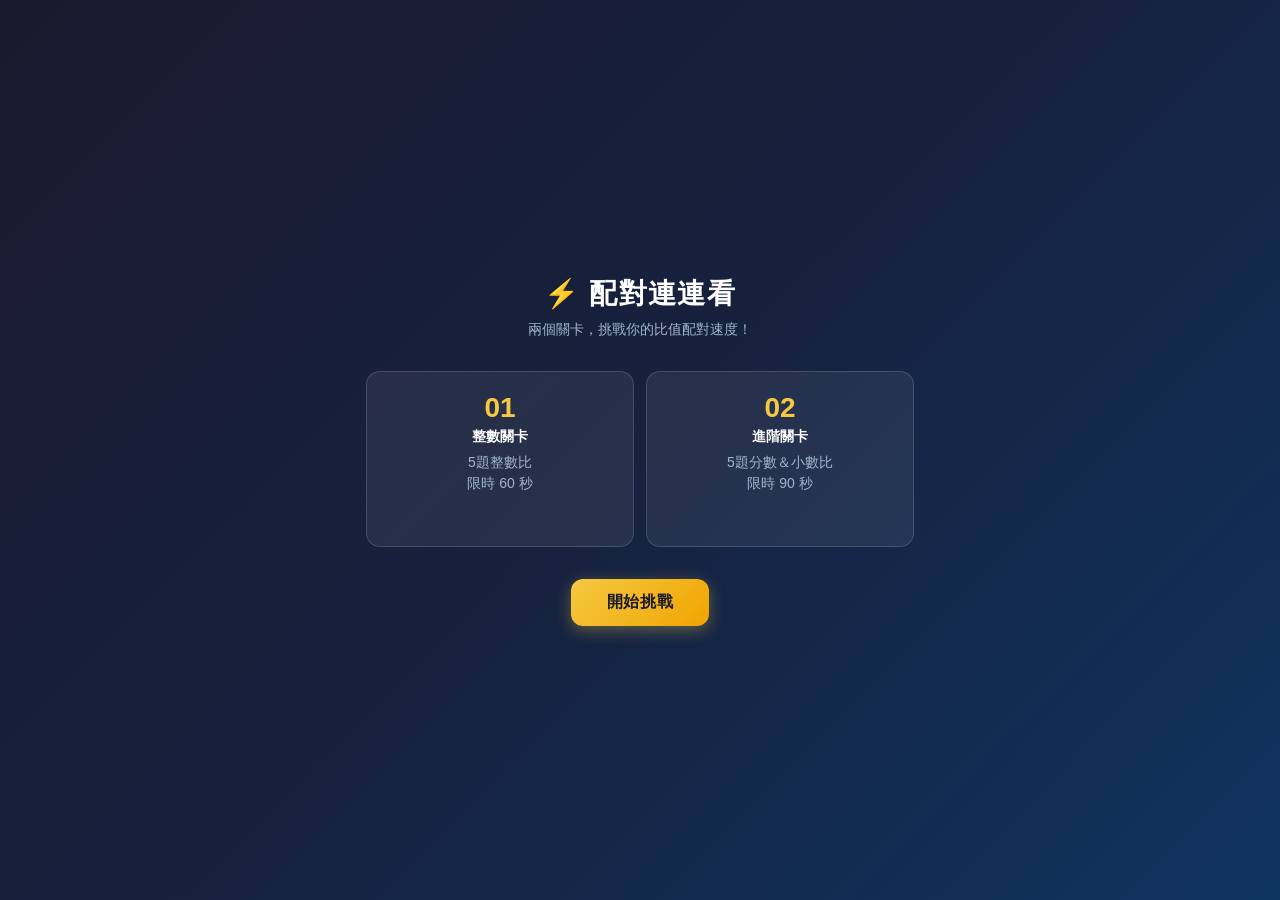
<file: pages/ratio_matching_game.html>
<!DOCTYPE html>
<html lang="zh-TW">
<head>
<meta charset="UTF-8">
<meta name="viewport" content="width=device-width, initial-scale=1.0">
<title>配對連連看</title>
<style>
*{box-sizing:border-box;margin:0;padding:0}
body{font-family:'Segoe UI',sans-serif;background:linear-gradient(135deg,#1a1a2e 0%,#16213e 50%,#0f3460 100%);min-height:100vh;display:flex;align-items:center;justify-content:center;padding:1rem}
#app{width:100%;max-width:580px}

/* INTRO */
#screen-intro{text-align:center;padding:2rem 1rem}
#screen-intro h1{font-size:28px;font-weight:700;color:#fff;margin-bottom:.5rem;letter-spacing:.05em}
#screen-intro p{color:#a0b4cc;font-size:14px;margin-bottom:2rem}
.stage-cards{display:grid;grid-template-columns:1fr 1fr;gap:12px;margin-bottom:2rem}
.stage-card{background:rgba(255,255,255,.07);border:1.5px solid rgba(255,255,255,.15);border-radius:14px;padding:1.25rem 1rem;color:#fff}
.stage-card .num{font-size:28px;font-weight:700;color:#f5c842;margin-bottom:4px}
.stage-card h3{font-size:14px;font-weight:600;margin-bottom:6px}
.stage-card p{font-size:12px;color:#a0b4cc;line-height:1.5}
.btn-main{display:inline-block;padding:13px 36px;background:linear-gradient(135deg,#f5c842,#f0a500);color:#1a1a2e;font-size:16px;font-weight:700;border:none;border-radius:12px;cursor:pointer;letter-spacing:.04em;transition:transform .1s,box-shadow .1s;box-shadow:0 4px 16px rgba(245,200,66,.35)}
.btn-main:hover{transform:translateY(-2px);box-shadow:0 6px 20px rgba(245,200,66,.5)}
.btn-main:active{transform:scale(.97)}

/* GAME */
#screen-game{display:none}
.game-header{display:flex;align-items:center;justify-content:space-between;margin-bottom:1rem}
.stage-badge{background:linear-gradient(135deg,#f5c842,#f0a500);color:#1a1a2e;font-size:12px;font-weight:700;padding:4px 12px;border-radius:20px;letter-spacing:.05em}
.score-area{display:flex;gap:14px;align-items:center}
.score-box{background:rgba(255,255,255,.08);border:1px solid rgba(255,255,255,.15);border-radius:10px;padding:5px 12px;text-align:center}
.score-box .label{font-size:10px;color:#a0b4cc;font-weight:600;letter-spacing:.06em}
.score-box .val{font-size:17px;font-weight:700;color:#fff}
.score-box .val.warn{color:#f87171}

/* timer bar */
.timer-wrap{margin-bottom:1rem}
.timer-bar-bg{background:rgba(255,255,255,.1);border-radius:99px;height:8px;overflow:hidden}
.timer-bar-fg{height:100%;border-radius:99px;background:linear-gradient(90deg,#4ade80,#f5c842);transition:width .5s linear,background .5s}
.timer-bar-fg.urgent{background:linear-gradient(90deg,#f87171,#ef4444)}

/* board */
#board{display:grid;grid-template-columns:1fr 1fr;gap:10px}
.col-label{font-size:11px;font-weight:700;color:#a0b4cc;letter-spacing:.1em;text-align:center;margin-bottom:6px}
.card-col{display:flex;flex-direction:column;gap:7px}
.card{padding:15px 8px;border-radius:12px;border:1.5px solid rgba(255,255,255,.15);background:rgba(255,255,255,.06);font-size:17px;font-weight:700;text-align:center;cursor:pointer;transition:all .15s;user-select:none;color:#fff;letter-spacing:.03em}
.card:hover:not(.locked):not(.error){border-color:#60a5fa;background:rgba(96,165,250,.2);color:#93c5fd;transform:scale(1.03)}
.card.selected{border-color:#f5c842;background:rgba(245,200,66,.18);color:#fde68a;transform:scale(1.05);box-shadow:0 0 12px rgba(245,200,66,.3)}
.card.locked{border-color:#4ade80;background:rgba(74,222,128,.15);color:#86efac;cursor:default}
.card.error{border-color:#f87171;background:rgba(248,113,113,.18);color:#fca5a5;animation:shake .35s}
@keyframes shake{0%,100%{transform:translateX(0)}25%{transform:translateX(-8px)}75%{transform:translateX(8px)}}

/* TRANSITION */
#screen-transition{display:none;text-align:center;padding:2.5rem 1rem}
#screen-transition .big-check{font-size:56px;margin-bottom:.75rem}
#screen-transition h2{font-size:22px;font-weight:700;color:#fff;margin-bottom:.5rem}
#screen-transition .sub{font-size:14px;color:#a0b4cc;margin-bottom:1.5rem}
.score-summary{background:rgba(255,255,255,.07);border:1px solid rgba(255,255,255,.12);border-radius:14px;padding:1rem 1.25rem;margin-bottom:1.5rem;text-align:left}
.score-row{display:flex;justify-content:space-between;font-size:13px;color:#a0b4cc;padding:4px 0}
.score-row span:last-child{font-weight:700;color:#fff}
.score-row.total{border-top:1px solid rgba(255,255,255,.12);margin-top:6px;padding-top:10px;font-size:15px}
.score-row.total span:last-child{color:#f5c842}

/* RESULT */
#screen-result{display:none;text-align:center;padding:2rem 1rem}
.trophy{font-size:64px;margin-bottom:.5rem}
#screen-result h2{font-size:24px;font-weight:700;color:#fff;margin-bottom:.25rem}
.grade-badge{display:inline-block;font-size:28px;font-weight:700;padding:6px 24px;border-radius:12px;margin:1rem 0;letter-spacing:.08em}
.grade-S{background:linear-gradient(135deg,#ffd700,#ff8c00);color:#1a1a2e}
.grade-A{background:linear-gradient(135deg,#60a5fa,#3b82f6);color:#fff}
.grade-B{background:linear-gradient(135deg,#4ade80,#16a34a);color:#fff}
.grade-C{background:linear-gradient(135deg,#a78bfa,#7c3aed);color:#fff}
.grade-D{background:rgba(255,255,255,.15);color:#fff}
.final-scores{display:grid;grid-template-columns:1fr 1fr 1fr;gap:10px;margin:1.25rem 0}
.fscore{background:rgba(255,255,255,.07);border:1px solid rgba(255,255,255,.12);border-radius:12px;padding:.9rem .5rem;text-align:center}
.fscore .fl{font-size:11px;color:#a0b4cc;font-weight:600;letter-spacing:.06em;margin-bottom:4px}
.fscore .fv{font-size:22px;font-weight:700;color:#fff}
</style>
</head>
<body>
<div id="app">

<!-- INTRO -->
<div id="screen-intro">
  <h1>⚡ 配對連連看</h1>
  <p>兩個關卡，挑戰你的比值配對速度！</p>
  <div class="stage-cards">
    <div class="stage-card">
      <div class="num">01</div>
      <h3>整數關卡</h3>
      <p>5題整數比<br>限時 60 秒</p>
    </div>
    <div class="stage-card">
      <div class="num">02</div>
      <h3>進階關卡</h3>
      <p>5題分數＆小數比<br>限時 90 秒</p>
    </div>
  </div>
  <button class="btn-main" onclick="startStage(1)">開始挑戰</button>
</div>

<!-- GAME -->
<div id="screen-game">
  <div class="game-header">
    <div class="stage-badge" id="stage-label">第 1 關</div>
    <div class="score-area">
      <div class="score-box"><div class="label">配對</div><div class="val" id="g-matched">0/5</div></div>
      <div class="score-box"><div class="label">錯誤</div><div class="val warn" id="g-errors">0</div></div>
      <div class="score-box"><div class="label">時間</div><div class="val" id="g-time">60</div></div>
    </div>
  </div>
  <div class="timer-wrap">
    <div class="timer-bar-bg"><div class="timer-bar-fg" id="timer-bar"></div></div>
  </div>
  <div id="board">
    <div><div class="col-label">左 欄</div><div class="card-col" id="left-col"></div></div>
    <div><div class="col-label">右 欄</div><div class="card-col" id="right-col"></div></div>
  </div>
</div>

<!-- TRANSITION (between stages) -->
<div id="screen-transition">
  <div class="big-check">✅</div>
  <h2>第一關完成！</h2>
  <div class="sub">準備好迎接進階挑戰了嗎？</div>
  <div class="score-summary">
    <div class="score-row"><span>完成時間</span><span id="tr-time">—</span></div>
    <div class="score-row"><span>時間分數</span><span id="tr-time-pts">—</span></div>
    <div class="score-row"><span>錯誤扣分</span><span id="tr-err-pts">—</span></div>
    <div class="score-row total"><span>第一關得分</span><span id="tr-total">—</span></div>
  </div>
  <button class="btn-main" onclick="startStage(2)">進入第二關 →</button>
</div>

<!-- RESULT -->
<div id="screen-result">
  <div class="trophy" id="result-trophy">🏆</div>
  <h2>挑戰完成！</h2>
  <div class="grade-badge" id="grade-badge">S</div>
  <div id="grade-label" style="color:#a0b4cc;font-size:14px;margin-bottom:.5rem"></div>
  <div class="final-scores">
    <div class="fscore"><div class="fl">第一關</div><div class="fv" id="fs1">—</div></div>
    <div class="fscore"><div class="fl">第二關</div><div class="fv" id="fs2">—</div></div>
    <div class="fscore"><div class="fl">總分</div><div class="fv" id="fs-total" style="color:#f5c842">—</div></div>
  </div>
  <button class="btn-main" onclick="resetGame()">再玩一次</button>
</div>

</div>
<script>
const POOL_INT=[
  {l:"2：3",r:"4：6"},{l:"1：2",r:"3：6"},{l:"3：4",r:"6：8"},{l:"5：2",r:"10：4"},
  {l:"1：3",r:"2：6"},{l:"4：5",r:"8：10"},{l:"3：1",r:"6：2"},{l:"2：5",r:"4：10"},
  {l:"1：4",r:"3：12"},{l:"3：2",r:"9：6"},{l:"5：10",r:"1：2"},{l:"6：9",r:"2：3"},
  {l:"8：6",r:"4：3"},{l:"9：12",r:"3：4"},{l:"15：9",r:"5：3"},{l:"12：8",r:"3：2"},
  {l:"7：14",r:"1：2"},{l:"8：20",r:"2：5"},{l:"9：3",r:"3：1"},{l:"12：4",r:"3：1"},
  {l:"50：75",r:"2：3"},{l:"24：18",r:"4：3"},{l:"36：24",r:"3：2"},{l:"20：16",r:"5：4"},
  {l:"10：6",r:"5：3"}
];
const POOL_ADV=[
  {l:"0.2：0.3",r:"2：3"},{l:"0.5：1",r:"1：2"},{l:"0.4：0.6",r:"2：3"},
  {l:"1.5：2",r:"3：4"},{l:"0.6：0.4",r:"3：2"},{l:"0.3：0.9",r:"1：3"},
  {l:"2.4：3.2",r:"3：4"},{l:"1.2：0.8",r:"3：2"},{l:"0.1：0.5",r:"1：5"},
  {l:"0.9：0.3",r:"3：1"},{l:"½：1",r:"1：2"},{l:"⅔：1",r:"2：3"},
  {l:"¾：1",r:"3：4"},{l:"¼：1",r:"1：4"},{l:"⅖：1",r:"2：5"},{l:"⅗：1",r:"3：5"}
];
const FM={"½":.5,"⅔":2/3,"¾":.75,"¼":.25,"⅖":.4,"⅗":.6};
const TIME_LIMIT=[0,60,90];

function ratio(s){const p=s.split("：");return(FM[p[0]]??parseFloat(p[0]))/(FM[p[1]]??parseFloat(p[1]));}
function isMatch(a,b){return Math.abs(ratio(a)-ratio(b))<1e-9;}
function shuffle(a){const b=[...a];for(let i=b.length-1;i>0;i--){const j=Math.floor(Math.random()*(i+1));[b[i],b[j]]=[b[j],b[i]];}return b;}

let stage,leftCards,rightCards,selL,selR,locked,errors,matched,timeLeft,timerID,stageScores;

function show(id){
  ["screen-intro","screen-game","screen-transition","screen-result"].forEach(s=>document.getElementById(s).style.display="none");
  document.getElementById(id).style.display="block";
}

function resetGame(){stageScores=[0,0];show("screen-intro");}

function startStage(s){
  stage=s;
  const pool=s===1?POOL_INT:POOL_ADV;
  const chosen=shuffle(pool).slice(0,5);
  leftCards=chosen.map(p=>p.l);
  rightCards=shuffle(chosen.map(p=>p.r));
  selL=selR=null;locked=new Set();errors=0;matched=0;
  timeLeft=TIME_LIMIT[s];
  document.getElementById("stage-label").textContent="第 "+s+" 關";
  document.getElementById("g-matched").textContent="0/5";
  document.getElementById("g-errors").textContent="0";
  document.getElementById("g-time").textContent=timeLeft;
  updateBar();
  show("screen-game");
  render();
  clearInterval(timerID);
  timerID=setInterval(tick,1000);
}

function tick(){
  timeLeft--;
  document.getElementById("g-time").textContent=timeLeft;
  updateBar();
  if(timeLeft<=0){clearInterval(timerID);timeOut();}
}

function updateBar(){
  const pct=(timeLeft/TIME_LIMIT[stage])*100;
  const bar=document.getElementById("timer-bar");
  bar.style.width=pct+"%";
  if(pct<=30)bar.classList.add("urgent");else bar.classList.remove("urgent");
}

function timeOut(){
  // force remaining matched = 0 penalty, end stage
  endStage();
}

function calcScore(timeUsed,err,totalTime){
  const timePts=Math.max(0,Math.round((1-timeUsed/totalTime)*60));
  const errPts=err*10;
  return {timePts,errPts,total:Math.max(0,timePts+40-errPts)};
}

function endStage(){
  clearInterval(timerID);
  const timeUsed=TIME_LIMIT[stage]-timeLeft;
  const {timePts,errPts,total}=calcScore(timeUsed,errors,TIME_LIMIT[stage]);
  if(!stageScores)stageScores=[0,0];
  stageScores[stage-1]=total;

  if(stage===1){
    document.getElementById("tr-time").textContent=timeUsed+"秒";
    document.getElementById("tr-time-pts").textContent="+"+timePts+" 分";
    document.getElementById("tr-err-pts").textContent="-"+errPts+" 分";
    document.getElementById("tr-total").textContent=total+" 分";
    show("screen-transition");
  } else {
    showResult();
  }
}

function showResult(){
  const s1=stageScores[0],s2=stageScores[1],tot=s1+s2;
  document.getElementById("fs1").textContent=s1+"分";
  document.getElementById("fs2").textContent=s2+"分";
  document.getElementById("fs-total").textContent=tot+"分";
  let grade,label,trophy;
  if(tot>=160){grade="S";label="完美大師！無懈可擊！";trophy="🏆"}
  else if(tot>=130){grade="A";label="優秀！表現非常亮眼！";trophy="🥇"}
  else if(tot>=100){grade="B";label="不錯！繼續保持！";trophy="🥈"}
  else if(tot>=70){grade="C";label="還可以，多練習會更好！";trophy="🥉"}
  else{grade="D";label="加油！你可以做得更好！";trophy="💪"}
  const gb=document.getElementById("grade-badge");
  gb.textContent=grade; gb.className="grade-badge grade-"+grade;
  document.getElementById("grade-label").textContent=label;
  document.getElementById("result-trophy").textContent=trophy;
  show("screen-result");
}

function render(){
  const lc=document.getElementById("left-col"),rc=document.getElementById("right-col");
  lc.innerHTML="";rc.innerHTML="";
  leftCards.forEach((t,i)=>{
    const d=document.createElement("div");d.className="card";d.textContent=t;
    if(locked.has("l"+i))d.classList.add("locked");
    else if(selL===i)d.classList.add("selected");
    d.onclick=()=>clickL(i);lc.appendChild(d);
  });
  rightCards.forEach((t,i)=>{
    const d=document.createElement("div");d.className="card";d.textContent=t;
    if(locked.has("r"+i))d.classList.add("locked");
    else if(selR===i)d.classList.add("selected");
    d.onclick=()=>clickR(i);rc.appendChild(d);
  });
}

function clickL(i){if(locked.has("l"+i))return;selL=(selL===i)?null:i;render();if(selL!==null&&selR!==null)check();}
function clickR(i){if(locked.has("r"+i))return;selR=(selR===i)?null:i;render();if(selL!==null&&selR!==null)check();}

function check(){
  const li=selL,ri=selR;
  if(isMatch(leftCards[li],rightCards[ri])){
    locked.add("l"+li);locked.add("r"+ri);matched++;selL=selR=null;
    document.getElementById("g-matched").textContent=matched+"/5";
    render();
    if(matched===5)setTimeout(endStage,350);
  } else {
    errors++;
    document.getElementById("g-errors").textContent=errors;
    const lEl=document.getElementById("left-col").children[li];
    const rEl=document.getElementById("right-col").children[ri];
    lEl.classList.add("error");rEl.classList.add("error");
    selL=selR=null;
    setTimeout(()=>{lEl.classList.remove("error");rEl.classList.remove("error");render();},500);
  }
}

stageScores=[0,0];
</script>
</body>
</html>
</file>
<file: css/style.css>
/* CSS Variables for Ghibli Anime Theme */
@import url('https://fonts.googleapis.com/css2?family=Nunito:wght@400;600;700&family=Noto+Sans+TC:wght@400;700;900&display=swap');

:root {
    --bg-color: #f0fdf4; /* Very light nature green */
    --card-bg: rgba(255, 255, 255, 0.85); /* Frosty white */
    --glass-border: rgba(255, 255, 255, 0.8);
    
    --primary: #4ade80; /* Leaf Green */
    --primary-glow: rgba(74, 222, 128, 0.4);
    
    --secondary: #60a5fa; /* Sky Blue */
    --secondary-glow: rgba(96, 165, 250, 0.4);
    
    --accent: #fbbf24; /* Sun Yellow */
    --accent-glow: rgba(251, 191, 36, 0.4);
    
    --text-main: #334155; /* Slate 700 */
    --text-muted: #64748b; /* Slate 500 */
    
    --font-sans: 'Nunito', 'Noto Sans TC', sans-serif;
    --font-heading: 'Noto Sans TC', sans-serif;
}

* {
    margin: 0;
    padding: 0;
    box-sizing: border-box;
}

body {
    background-color: var(--bg-color);
    color: var(--text-main);
    font-family: var(--font-sans);
    line-height: 1.6;
    overflow-x: hidden;
    position: relative;
    min-height: 100vh;
    background-image: url('data:image/svg+xml,%3Csvg width="60" height="60" viewBox="0 0 60 60" xmlns="http://www.w3.org/2000/svg"%3E%3Cg fill="none" fill-rule="evenodd"%3E%3Cg fill="%234ade80" fill-opacity="0.1"%3E%3Cpath d="M36 34v-4h-2v4h-4v2h4v4h2v-4h4v-2h-4zm0-30V0h-2v4h-4v2h4v4h2V6h4V4h-4zM6 34v-4H4v4H0v2h4v4h2v-4h4v-2H6zM6 4V0H4v4H0v2h4v4h2V6h4V4H6z"/%3E%3C/g%3E%3C/g%3E%3C/svg%3E'); /* Subtle math pattern background */
}

/* --- Background Orbs (Glassmorphism effect underneath) --- */
.bg-orb {
    position: fixed;
    border-radius: 50%;
    filter: blur(80px);
    z-index: -1;
    opacity: 0.6;
    animation: drift 20s infinite alternate ease-in-out;
}

.orb-1 {
    width: 500px;
    height: 500px;
    background: var(--primary-glow);
    top: -150px;
    left: -150px;
}

.orb-2 {
    width: 400px;
    height: 400px;
    background: var(--secondary-glow);
    bottom: 10%;
    right: -100px;
    animation-delay: -7s;
}

.orb-3 {
    width: 300px;
    height: 300px;
    background: var(--accent-glow);
    top: 30%;
    left: 40%;
    animation-duration: 25s;
}

@keyframes drift {
    0% { transform: translate(0, 0) scale(1); }
    100% { transform: translate(40px, 60px) scale(1.15); }
}

/* --- Navigation --- */
.navbar {
    display: flex;
    justify-content: space-between;
    align-items: center;
    padding: 20px 5%;
    background: rgba(255, 255, 255, 0.6);
    backdrop-filter: blur(15px);
    -webkit-backdrop-filter: blur(15px);
    border-bottom: 2px solid var(--glass-border);
    position: sticky;
    top: 0;
    z-index: 100;
    box-shadow: 0 4px 6px -1px rgba(0, 0, 0, 0.05);
}

.nav-logo {
    font-family: var(--font-heading);
    font-weight: 900;
    font-size: 1.6rem;
    color: var(--primary);
    display: flex;
    align-items: center;
    gap: 12px;
    text-shadow: 1px 1px 0px rgba(0,0,0,0.1);
}

.logo-icon {
    font-size: 2rem;
    animation: bounce 2s infinite;
}

@keyframes bounce {
    0%, 100% { transform: translateY(0); }
    50% { transform: translateY(-5px); }
}

.nav-links {
    list-style: none;
    display: flex;
    gap: 30px;
}

.nav-links a {
    color: var(--text-muted);
    text-decoration: none;
    font-weight: 700;
    font-size: 1.1rem;
    transition: color 0.3s, transform 0.2s;
    display: inline-block;
}

.nav-links a:hover, .nav-links a.active {
    color: var(--secondary);
    transform: scale(1.05);
}

/* --- Hero Section --- */
.hero-section {
    display: flex;
    align-items: center;
    justify-content: space-between;
    padding: 80px 5%;
    max-width: 1200px;
    margin: 0 auto;
    min-height: 70vh;
}

.hero-content {
    flex: 1;
    max-width: 600px;
    animation: slideUp 0.8s ease-out forwards;
}

.badge {
    display: inline-block;
    padding: 8px 18px;
    background: #fff;
    border: 2px solid var(--primary);
    border-radius: 30px;
    font-size: 0.95rem;
    font-weight: 800;
    margin-bottom: 25px;
    color: var(--primary);
    box-shadow: 0 4px 10px rgba(74, 222, 128, 0.2);
}

.hero-title {
    font-family: var(--font-heading);
    font-weight: 900;
    font-size: 3.8rem;
    line-height: 1.3;
    margin-bottom: 25px;
    color: var(--text-main);
}

.text-gradient {
    background: linear-gradient(135deg, var(--secondary), var(--primary));
    -webkit-background-clip: text;
    -webkit-text-fill-color: transparent;
}

.hero-subtitle {
    font-size: 1.3rem;
    color: var(--text-muted);
    margin-bottom: 45px;
    font-weight: 600;
}

.cta-btn {
    display: inline-block;
    padding: 16px 36px;
    background: linear-gradient(135deg, var(--accent), #f59e0b);
    color: #fff;
    text-decoration: none;
    font-weight: 800;
    font-size: 1.2rem;
    border-radius: 40px;
    box-shadow: 0 8px 25px rgba(245, 158, 11, 0.4);
    transition: transform 0.3s, box-shadow 0.3s;
    border: 2px solid #fff;
}

.cta-btn:hover {
    transform: translateY(-5px) scale(1.05);
    box-shadow: 0 12px 30px rgba(245, 158, 11, 0.5);
}

/* Floating Hero Images / Cards */
.hero-image {
    flex: 1;
    display: flex;
    flex-direction: column;
    align-items: center;
    gap: 20px;
    position: relative;
    height: 450px;
}

.glass-card {
    background: var(--card-bg);
    border: 2px solid var(--glass-border);
    backdrop-filter: blur(12px);
    -webkit-backdrop-filter: blur(12px);
    padding: 20px 30px;
    border-radius: 24px;
    font-weight: 800;
    font-size: 1.3rem;
    display: flex;
    align-items: center;
    gap: 15px;
    box-shadow: 0 10px 30px rgba(0, 0, 0, 0.08);
    position: absolute;
    animation: float 6s infinite ease-in-out;
    color: var(--text-main);
}

.card-icon {
    font-size: 2.2rem;
}

.floating-card-1 {
    top: 30px;
    right: 5%;
    animation-delay: 0s;
}

.floating-card-2 {
    top: 50%;
    left: 5%;
    transform: translateY(-50%);
    animation-delay: -2s;
    background: linear-gradient(135deg, rgba(255, 255, 255, 0.9), rgba(96, 165, 250, 0.2));
}

.floating-card-3 {
    bottom: 30px;
    right: 15%;
    animation-delay: -4s;
}

@keyframes float {
    0%, 100% { transform: translateY(0) rotate(0deg); }
    50% { transform: translateY(-20px) rotate(2deg); }
}

@keyframes slideUp {
    from { opacity: 0; transform: translateY(40px); }
    to { opacity: 1; transform: translateY(0); }
}

/* --- Main Content / Lessons --- */
.main-content {
    max-width: 1200px;
    margin: 0 auto;
    padding: 80px 5%;
}

.section-title {
    font-family: var(--font-heading);
    font-size: 2.8rem;
    margin-bottom: 50px;
    text-align: center;
    color: var(--primary);
    text-shadow: 2px 2px 0px rgba(0,0,0,0.05);
}

.lesson-grid {
    display: grid;
    grid-template-columns: repeat(auto-fit, minmax(340px, 1fr));
    gap: 40px;
}

.lesson-card {
    background: var(--card-bg);
    border: 2px solid var(--glass-border);
    border-radius: 28px;
    overflow: hidden;
    text-decoration: none;
    color: var(--text-main);
    transition: transform 0.4s cubic-bezier(0.175, 0.885, 0.32, 1.275), box-shadow 0.4s;
    display: flex;
    flex-direction: column;
    box-shadow: 0 10px 25px rgba(0, 0, 0, 0.05);
}

.lesson-card.featured:hover {
    transform: translateY(-12px);
    box-shadow: 0 25px 45px rgba(96, 165, 250, 0.2);
    border-color: var(--secondary);
}

.card-image {
    height: 200px;
    position: relative;
    background: #e2e8f0;
    display: flex;
    justify-content: center;
    align-items: center;
}

.locked-cover {
    background: #cbd5e1;
    filter: grayscale(100%);
}

.status-badge {
    position: absolute;
    top: 15px;
    right: 15px;
    padding: 8px 14px;
    border-radius: 16px;
    font-size: 0.85rem;
    font-weight: 800;
    border: 2px solid #fff;
}

.status-badge.new {
    background: var(--accent);
    color: #fff;
    box-shadow: 0 4px 15px var(--accent-glow);
}

.status-badge.locked {
    background: #94a3b8;
    color: #fff;
}

.card-content {
    padding: 28px;
    flex: 1;
    display: flex;
    flex-direction: column;
}

.tags {
    margin-bottom: 18px;
    display: flex;
    gap: 10px;
}

.tag {
    font-size: 0.8rem;
    padding: 6px 12px;
    border-radius: 12px;
    font-weight: 800;
}

.tag-algebra { background: rgba(96, 165, 250, 0.2); color: #3b82f6; }
.tag-geometry { background: rgba(74, 222, 128, 0.2); color: #22c55e; }
.tag-interactive { background: rgba(245, 158, 11, 0.2); color: #d97706; }
.tag-logic { background: rgba(167, 139, 250, 0.2); color: #8b5cf6; }

.card-content h3 {
    font-family: var(--font-heading);
    font-size: 1.6rem;
    margin-bottom: 12px;
    color: var(--text-main);
}

.card-content p {
    color: var(--text-muted);
    font-size: 1.05rem;
    margin-bottom: 28px;
    flex: 1;
}

.card-footer {
    display: flex;
    justify-content: space-between;
    align-items: center;
    padding-top: 18px;
    border-top: 2px dashed #cbd5e1;
}

.difficulty {
    font-size: 0.95rem;
    color: #64748b;
    font-weight: 700;
}

.btn-text {
    color: var(--secondary);
    font-weight: 800;
    transition: transform 0.3s;
}

.lesson-card.featured:hover .btn-text {
    transform: translateX(6px);
}

.lesson-card.disabled {
    cursor: not-allowed;
    opacity: 0.8;
}

/* --- Footer --- */
footer {
    text-align: center;
    padding: 50px;
    color: var(--text-muted);
    font-size: 1rem;
    font-weight: 600;
    background: rgba(255, 255, 255, 0.5);
    backdrop-filter: blur(10px);
}

/* --- Responsive --- */
@media (max-width: 768px) {
    .hero-section {
        flex-direction: column;
        text-align: center;
        padding-top: 40px;
    }
    
    .hero-title {
        font-size: 2.8rem;
    }
    
    .hero-image {
        margin-top: 50px;
        width: 100%;
        height: 350px;
    }
    
    .floating-card-1 { right: 5%; top: 0; }
    .floating-card-2 { left: 5%; top: 40%; }
    .floating-card-3 { right: 10%; bottom: 0; }
    
    .nav-links {
        display: none;
    }
}
</file>
